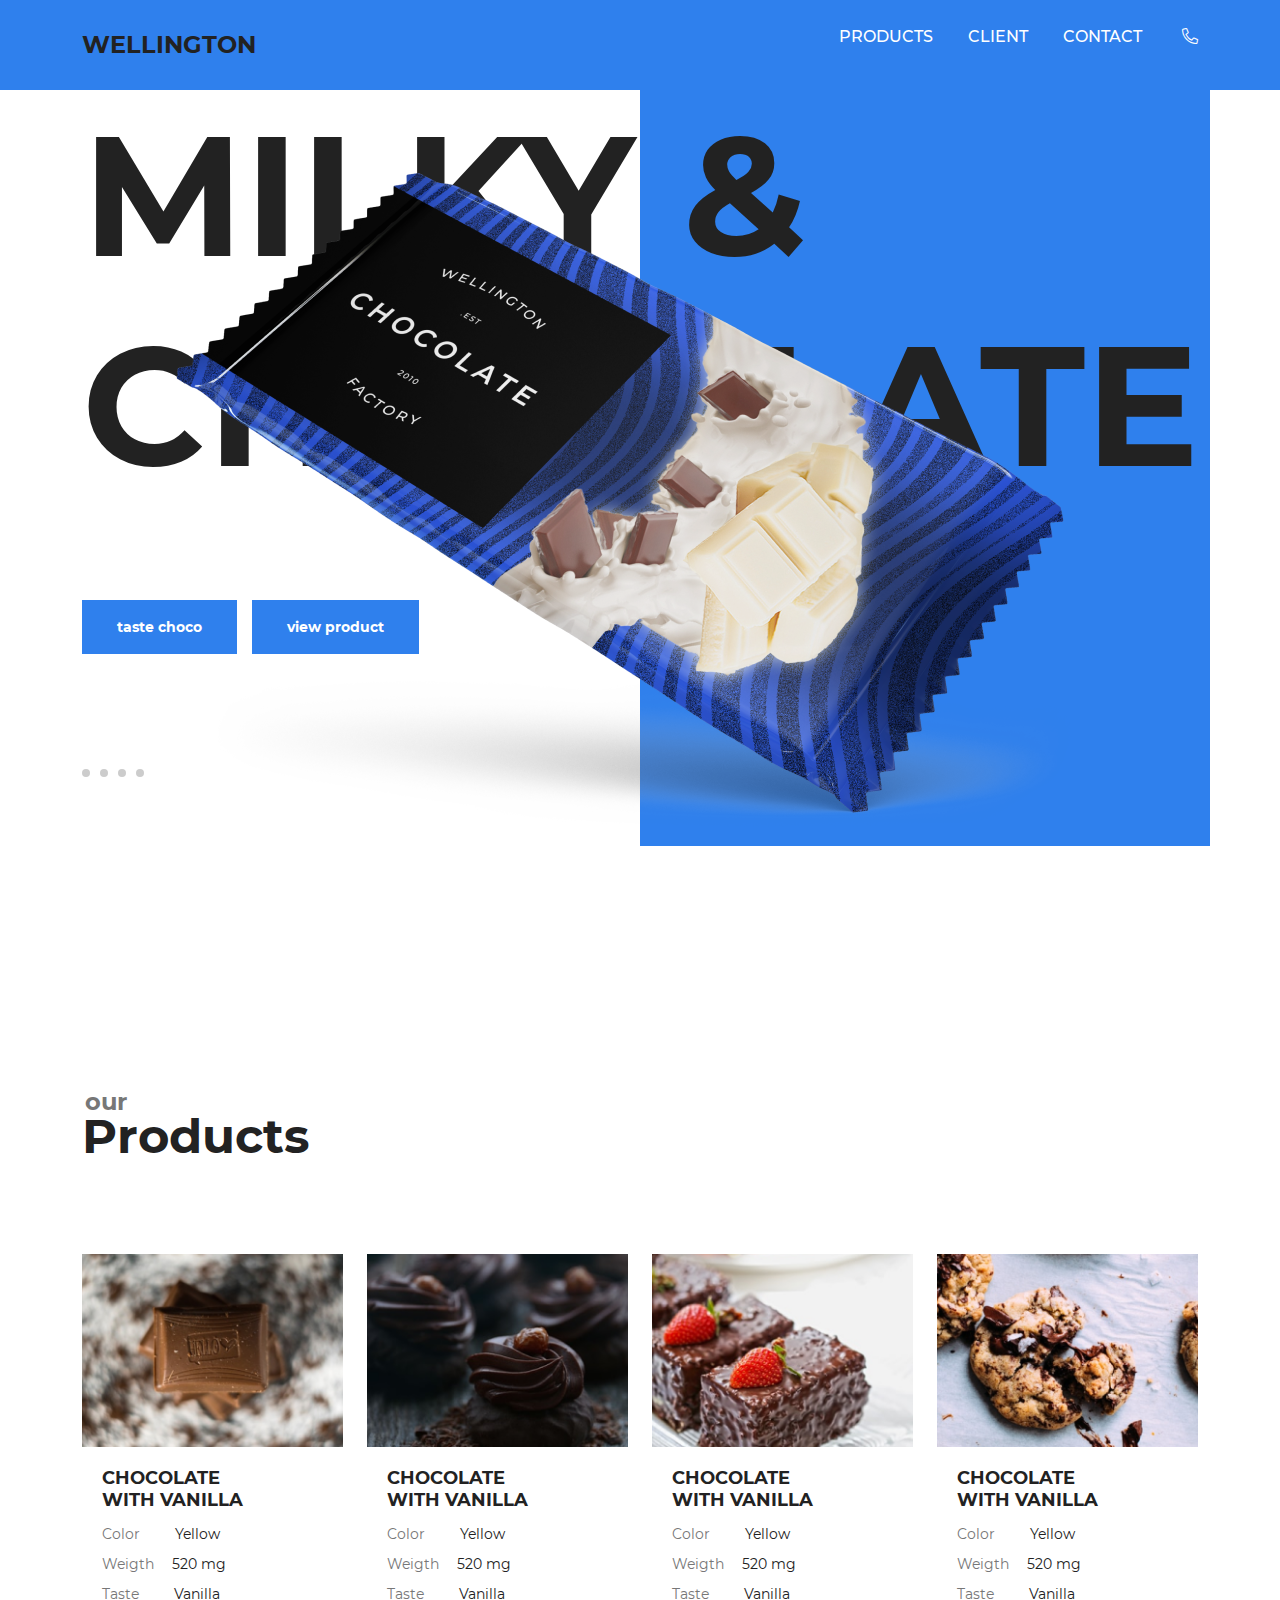
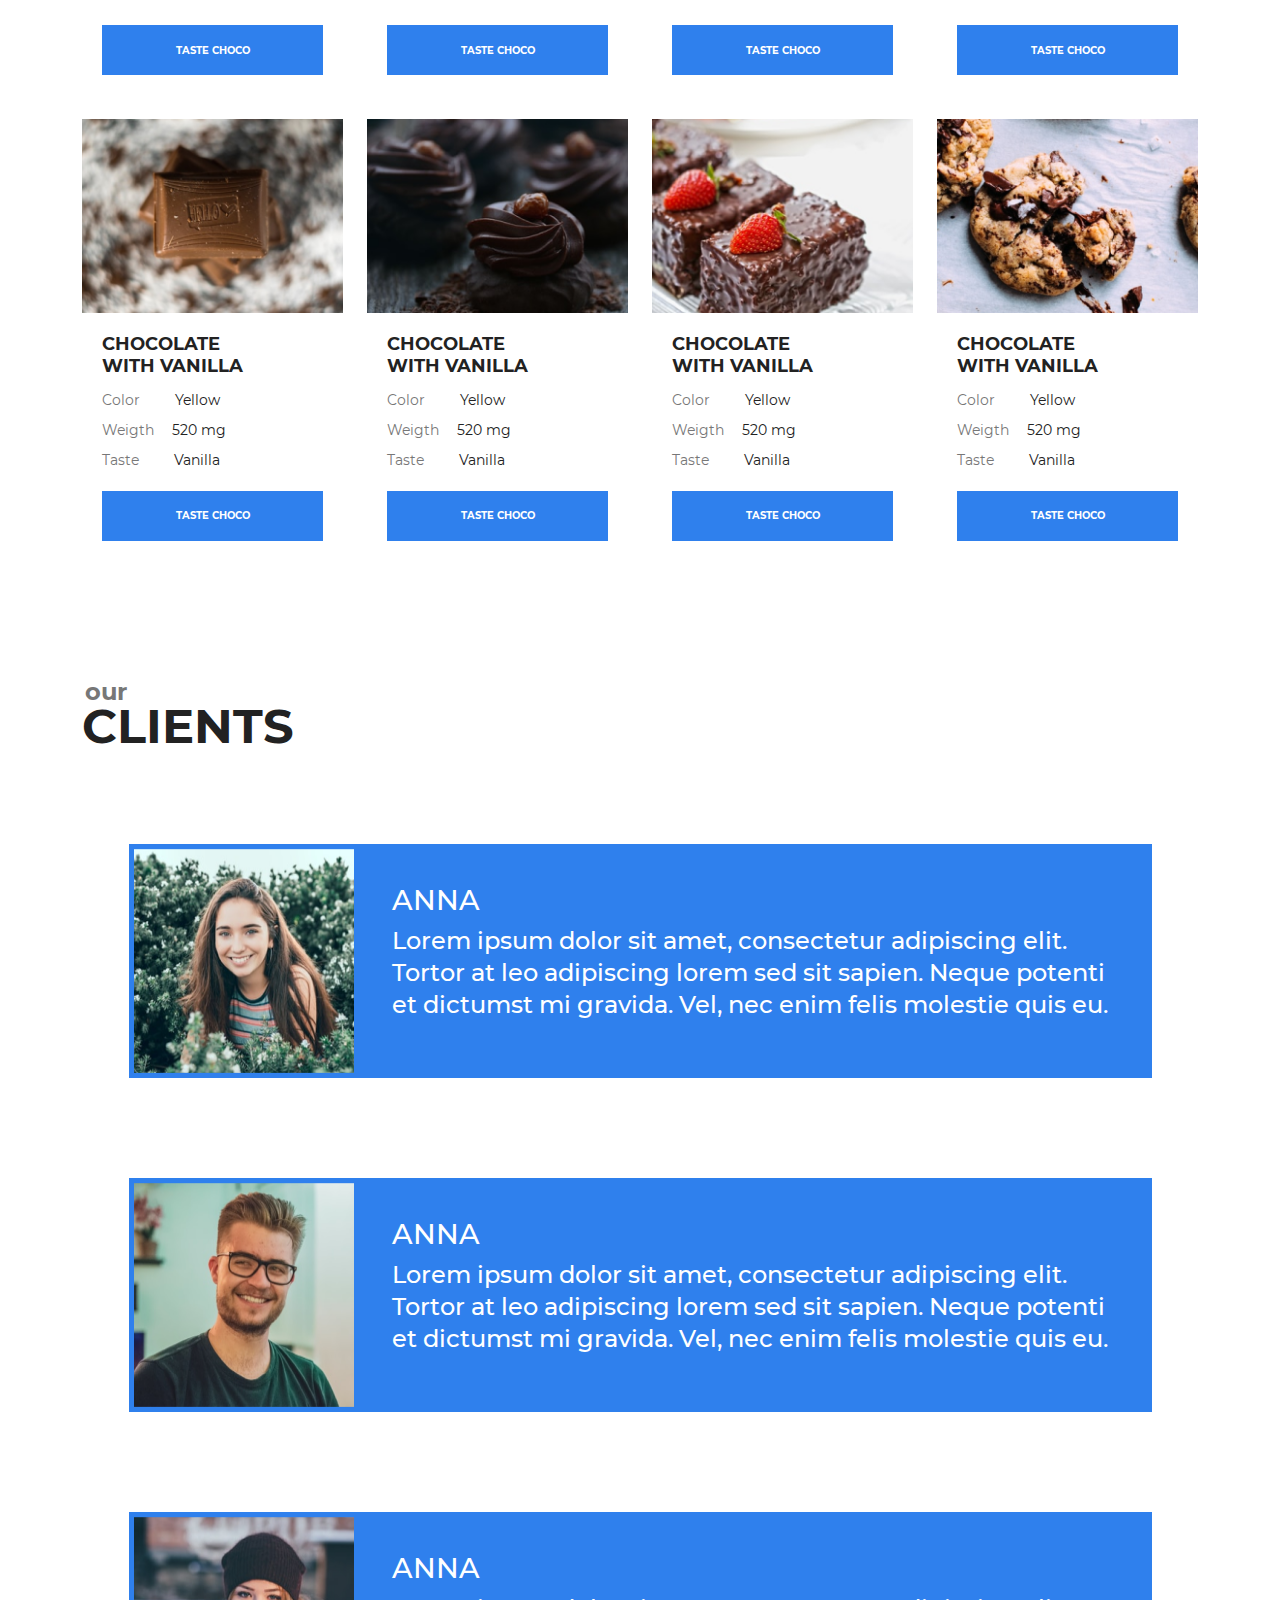
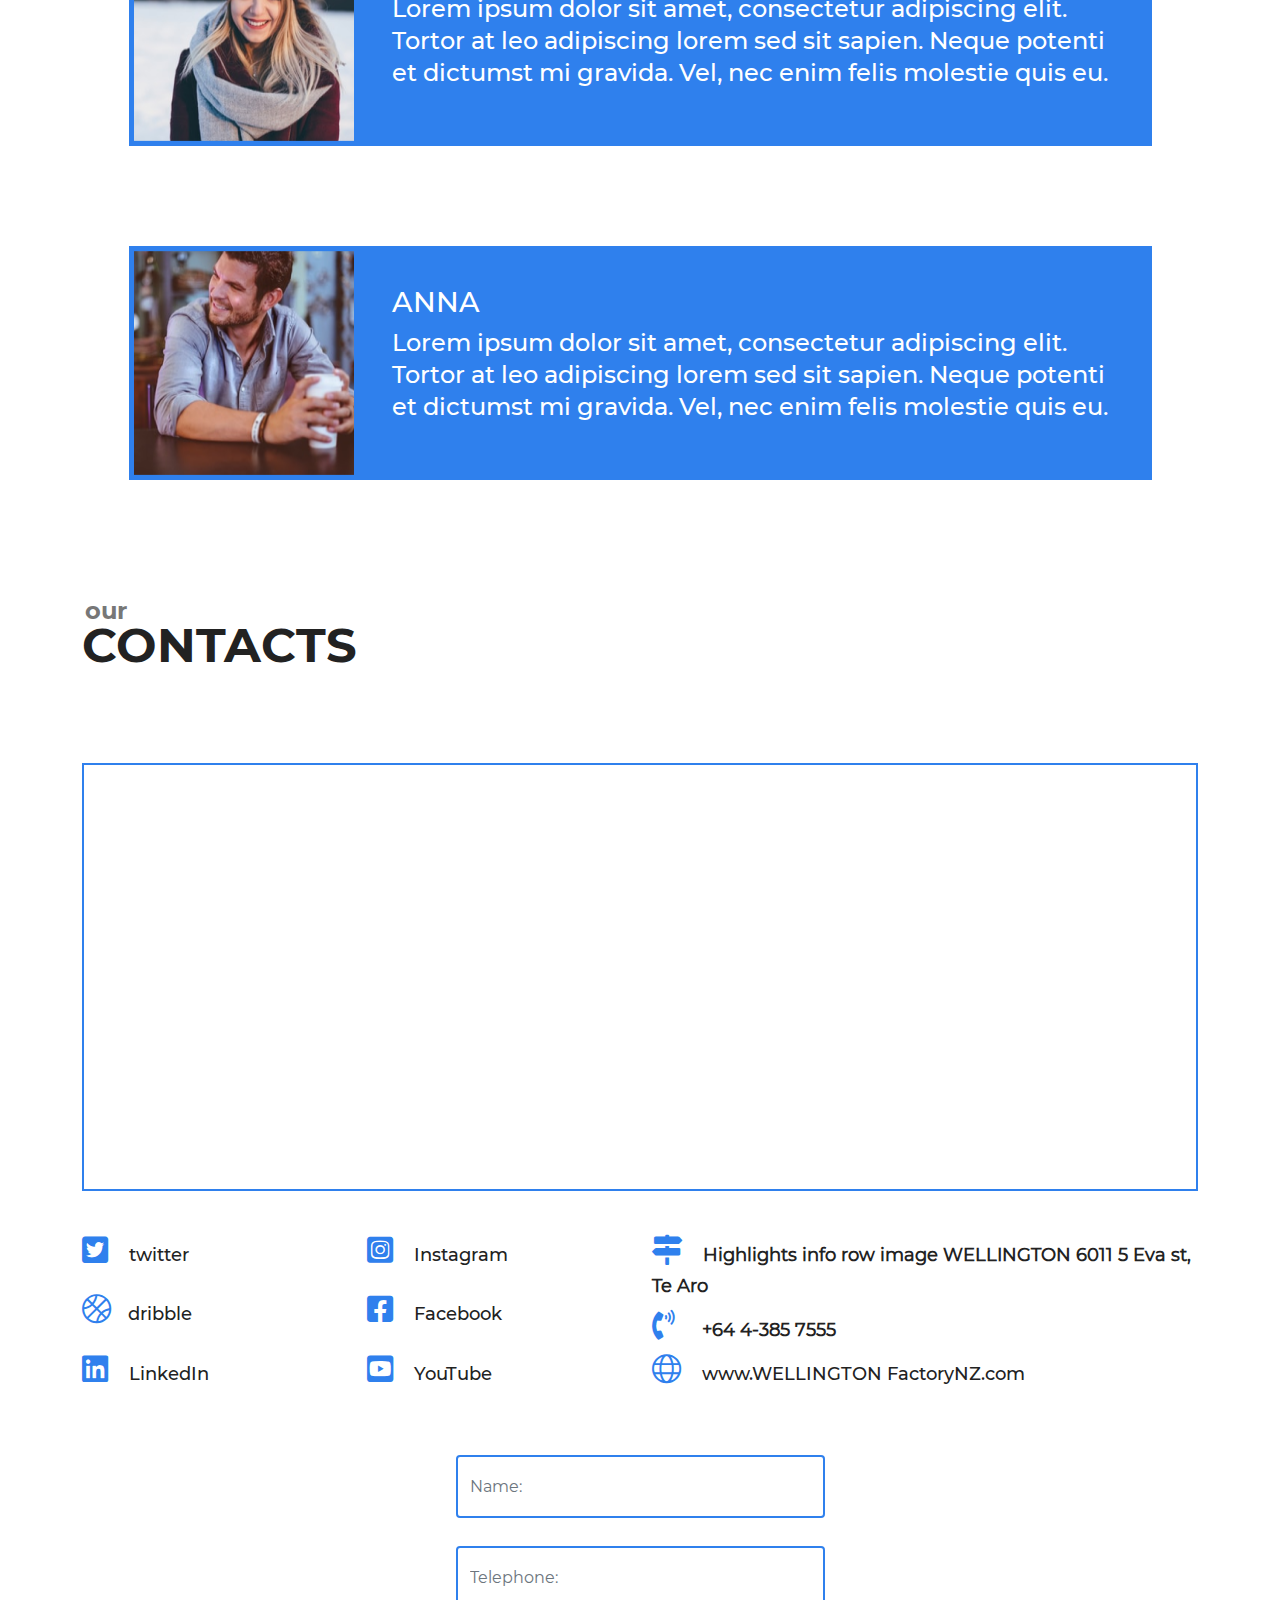
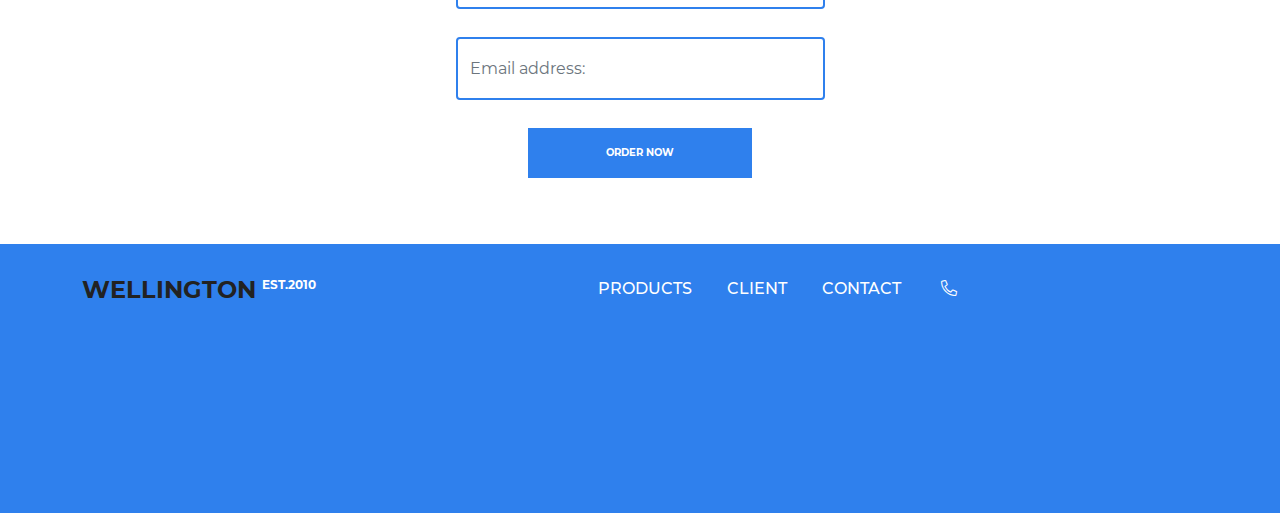
<file: index.html>
<!DOCTYPE html>
<html lang="en">

<head>
    <meta charset="UTF-8">
    <meta http-equiv="X-UA-Compatible" content="IE=edge">
    <meta name="viewport" content="width=device-width, initial-scale=1.0">
    <link rel="stylesheet" href="./style/fonts.css">
    <link rel="stylesheet" href="./style/style.css">
    <link rel="stylesheet" href="./fonts/all.min.css">
    <link rel="stylesheet" href="./style/media.css">
    <link rel="stylesheet" href="./lib/bootstrap.min.css">
    <title>milky</title>
</head>
<div class="navbar_main">
    <div class="container">
        <div class="collapse nav_collapse" id="navbarToggleExternalContent">
            <div class="p-3">
                <h5 class="text-white h4">WELLINGTON</h5>
                <ul class="milky_text">
                    <li><a class="milky_list" href="#!">products</a></li>
                    <li><a class="milky_list" href="#!">client</a></li>
                    <li><a class="milky_list" href="#!">contact</a></li>
                </ul>
            </div>
        </div>
        <nav class="navbar nav_toggle navbar-dark ">
            <div class="container-fluid">
                <button class="navbar-toggler navbar_btn" type="button" data-bs-toggle="collapse"
                    data-bs-target="#navbarToggleExternalContent" aria-controls="navbarToggleExternalContent"
                    aria-expanded="false" aria-label="Toggle navigation">
                    <i class="fal fa-bars bar"></i>
                </button>
            </div>
        </nav>
    </div>
</div>

<header class="header">
    <div class="milky navbar-expand-lg">
        <div class="container  d-flex justify-content-between h-100">
            <div class="d-flex align-items-center position-relative collapse navbar-collapse" id="navbarNav">
                <a href="#!" class="milky_title">WELLINGTON</a>
            </div>
            <div class="h-100 milky_texts d-flex">
                <ul class="milky_text d-flex align-items-center">
                    <li><a class="milky_list" href="#!">products</a></li>
                    <li><a class="milky_list" href="#!">client</a></li>
                    <li><a class="milky_list" href="#!">contact</a></li>
                    <a href="tel:+79887778877" class="phone_a"><i class="phone fal fa-phone-alt"></i></a>
                </ul>
            </div>
        </div>
    </div>
    <div class="intro">
        <div class="container intro_main">
            <h1 class="milky_main">MILKY & chocolate</h1>
            <img class="milky_img" src="./img/Choco1.png" alt="">
            <div class="title_box">
                <a class="title" href="#!">taste choco</a>
                <a class="title" href="#!">view product</a>
            </div>
            <div class="dots_box">
                <a class="dots" href="./index.html"></a>
                <a class="dots" href="./index2.html"></a>
                <a class="dots" href="./index3.html"></a>
                <a class="dots" href="./index4.html"></a>
            </div>
            <div class="blue"></div>
        </div>
        
    </div>
</header>
<body>
    <section class="products">
        <div class="container">
            <h1 class="topic">Products</h1>
            <div class="row cakes">
                <div class="col-6 col-lg-3 box">
                    <img src="./img/1.png" alt="">
                    <div class="products_box_bottom">
                        <h3 class="products_title">Chocolate <br> with vanilla</h3>
                        <ul class="products_list">
                            <li class="products_list products_list1">Color </li>
                            <li class="products_list products_list2">Weigth</li>
                            <li class="products_list products_list3">Taste</li>
                        </ul>
                        <a class="box_title" href="#!">taste choco</a>
                    </div>
                </div>
                <div class="col-6 col-lg-3 box">
                    <img src="./img/2.png" alt="">
                    <div class="products_box_bottom">
                        <h3 class="products_title">Chocolate <br> with vanilla</h3>
                        <ul class="products_list">
                            <li class="products_list products_list1">Color </li>
                            <li class="products_list products_list2">Weigth</li>
                            <li class="products_list products_list3">Taste</li>
                        </ul>
                        <a class="box_title" href="#!">taste choco</a>
                    </div>
                </div>
                <div class="col-6 col-lg-3 box">
                    <img src="./img/3.png" alt="">
                    <div class="products_box_bottom">
                        <h3 class="products_title">Chocolate <br> with vanilla</h3>
                        <ul class="products_list">
                            <li class="products_list products_list1">Color </li>
                            <li class="products_list products_list2">Weigth</li>
                            <li class="products_list products_list3">Taste</li>
                        </ul>
                        <a class="box_title" href="#!">taste choco</a>
                    </div>
                </div>
                <div class="col-6 col-lg-3 box">
                    <img src="./img/4.png" alt="">
                    <div class="products_box_bottom">
                        <h3 class="products_title">Chocolate <br> with vanilla</h3>
                        <ul class="products_list">
                            <li class="products_list products_list1">Color </li>
                            <li class="products_list products_list2">Weigth</li>
                            <li class="products_list products_list3">Taste</li>
                        </ul>
                        <a class="box_title" href="#!">taste choco</a>
                    </div>
                </div>
            </div>
            <div class="row mt-4">
                <div class="col-6 col-lg-3 box">
                    <img src="./img/1.png" alt="">
                    <div class="products_box_bottom">
                        <h3 class="products_title">Chocolate <br> with vanilla</h3>
                        <ul class="products_list">
                            <li class="products_list products_list1">Color </li>
                            <li class="products_list products_list2">Weigth</li>
                            <li class="products_list products_list3">Taste</li>
                        </ul>
                        <a class="box_title" href="#!">taste choco</a>
                    </div>
                </div>
                <div class="col-6 col-lg-3 box">
                    <img src="./img/2.png" alt="">
                    <div class="products_box_bottom">
                        <h3 class="products_title">Chocolate <br> with vanilla</h3>
                        <ul class="products_list">
                            <li class="products_list products_list1">Color </li>
                            <li class="products_list products_list2">Weigth</li>
                            <li class="products_list products_list3">Taste</li>
                        </ul>
                        <a class="box_title" href="#!">taste choco</a>
                    </div>
                </div>
                <div class="col-6 col-lg-3 box">
                    <img src="./img/3.png" alt="">
                    <div class="products_box_bottom">
                        <h3 class="products_title">Chocolate <br> with vanilla</h3>
                        <ul class="products_list">
                            <li class="products_list products_list1">Color </li>
                            <li class="products_list products_list2">Weigth</li>
                            <li class="products_list products_list3">Taste</li>
                        </ul>
                        <a class="box_title" href="#!">taste choco</a>
                    </div>
                </div>
                <div class="col-6 col-lg-3 box">
                    <img src="./img/4.png" alt="">
                    <div class="products_box_bottom">
                        <h3 class="products_title">Chocolate <br> with vanilla</h3>
                        <ul class="products_list">
                            <li class="products_list products_list1">Color </li>
                            <li class="products_list products_list2">Weigth</li>
                            <li class="products_list products_list3">Taste</li>
                        </ul>
                        <a class="box_title" href="#!">taste choco</a>
                    </div>
                </div>
            </div>
        </div>
    </section>
    <section class="clients">
        <div class="container">
            <h1 class="topic topic_client">CLIENTS</h1>
            <div class="clients_main">
                <div class="col-11 boks d-flex">
                    <img src="./img/c1.png" alt="">
                    <div class="clients_boks">
                        <h2 class="clients_title">ANNA</h2>
                        <p class="clients_text">Lorem ipsum dolor sit amet, consectetur adipiscing elit. Tortor at leo
                            adipiscing lorem sed sit
                            sapien. Neque potenti et dictumst mi gravida. Vel, nec enim felis molestie quis eu.</p>
                    </div>
                </div>
                <div class="col-11 boks d-flex">
                    <img src="./img/c2.png" alt="">
                    <div class="clients_boks">
                        <h2 class="clients_title">ANNA</h2>
                        <p class="clients_text">Lorem ipsum dolor sit amet, consectetur adipiscing elit. Tortor at leo
                            adipiscing lorem sed sit
                            sapien. Neque potenti et dictumst mi gravida. Vel, nec enim felis molestie quis eu.</p>
                    </div>
                </div>
                <div class="col-11 boks d-flex">
                    <img src="./img/c3.png" alt="">
                    <div class="clients_boks">
                        <h2 class="clients_title">ANNA</h2>
                        <p class="clients_text">Lorem ipsum dolor sit amet, consectetur adipiscing elit. Tortor at leo
                            adipiscing lorem sed sit
                            sapien. Neque potenti et dictumst mi gravida. Vel, nec enim felis molestie quis eu.</p>
                    </div>
                </div>
                <div class="col-11 boks d-flex">
                    <img src="./img/c4.png" alt="">
                    <div class="clients_boks">
                        <h2 class="clients_title">ANNA</h2>
                        <p class="clients_text">Lorem ipsum dolor sit amet, consectetur adipiscing elit. Tortor at leo
                            adipiscing lorem sed sit
                            sapien. Neque potenti et dictumst mi gravida. Vel, nec enim felis molestie quis eu.</p>
                    </div>
                </div>
            </div>
        </div>
    </section>
    <section class="contacts">
        <div class="container">
            <h1 class="topic topic_contact">CONTACTS</h1>
            <div class="map">
                <iframe class="contacts_map" src="https://www.google.com/maps/d/embed?mid=1MOb-QXiDvDS5w8gWTJt6InfphNY"
                    width="640" height="480"></iframe>
            </div>

            <div class="companies row">
                <div class="icon_box1 col-6 col-lg-3 d-flex flex-md-column">
                    <i class="twitter fab fa-twitter-square icons"><a class="icon_text twitter_text"
                            href="#!">twitter</a></i>
                    <i class="dribble fal fa-basketball-ball icons"><a class="icon_text dribble_text"
                            href="#!">dribble</a></i>
                    <i class="LinkedIn fab fa-linkedin icons"> <a class="icon_text LinkedIn_text"
                            href="#!">LinkedIn</a></i>
                </div>
                <div class="icon_box2 col-6 col-lg-3 d-flex flex-md-column">
                    <i class="Instagram fab fa-instagram-square icons"><a class="icon_text" href="#!">Instagram</a></i>
                    <i class="Facebook fab fa-facebook-square icons"><a class="icon_text" href="#!">Facebook</a></i>
                    <i class="YouTube fab fa-youtube-square icons"><a class="icon_text" href="#!">YouTube</a></i>
                </div>
                <div class="icon_box3 col-12 col-lg-6 d-flex flex-md-column">
                    <i class="sign fas fa-map-signs icons"><a class="icon_text sign_text" href="#!">Highlights info row
                            image WELLINGTON 6011
                            5 Eva st, Te Aro</a></i>
                    <i class="volume fas fa-phone-volume icons"><a class="icon_text volume_text" href="#!">+64 4-385
                            7555
                        </a></i>
                    <i class="globe fal fa-globe icons"><a class="icon_text" href="#!">www.WELLINGTON
                            FactoryNZ.com</a></i>
                </div>
            </div>
        </div>
    </section>
    <section class="order">
        <div class="container order_form">
            <input class="form-control" type="text" placeholder="Name:" aria-label=".form-control-lg example">
            <input class="form-control form" type="text" placeholder="Telephone:" aria-label="default input example">
            <input class="form-control" type="text" placeholder="Email address:" aria-label=".form-control-sm example">
            <a class="box_title order_title" href="#!">Order now</a>
        </div>
    </section>
    <footer class="footer">
        <div class="container d-flex h-100">
            <div class="d-flex position-relative">
                <a href="#!" class="milky_title footer_title">WELLINGTON</a>
            </div>
            <div class="h-100 footer_milky_texts d-flex footer_text">
                <ul class="footer_milky_text d-flex">
                    <li><a class="footer_milky_list" href="#!">products</a></li>
                    <li><a class="footer_milky_list" href="#!">client</a></li>
                    <li><a class="footer_milky_list" href="#!">contact</a></li>
                    <a href="tel:+79887778877" class="phone_a"><i class="phone fal fa-phone-alt"></i></a>
                </ul>
            </div>
        </div>
    </footer>
</body>
<script src="./lib/bootstrap.min.js"></script>

</html>
</file>
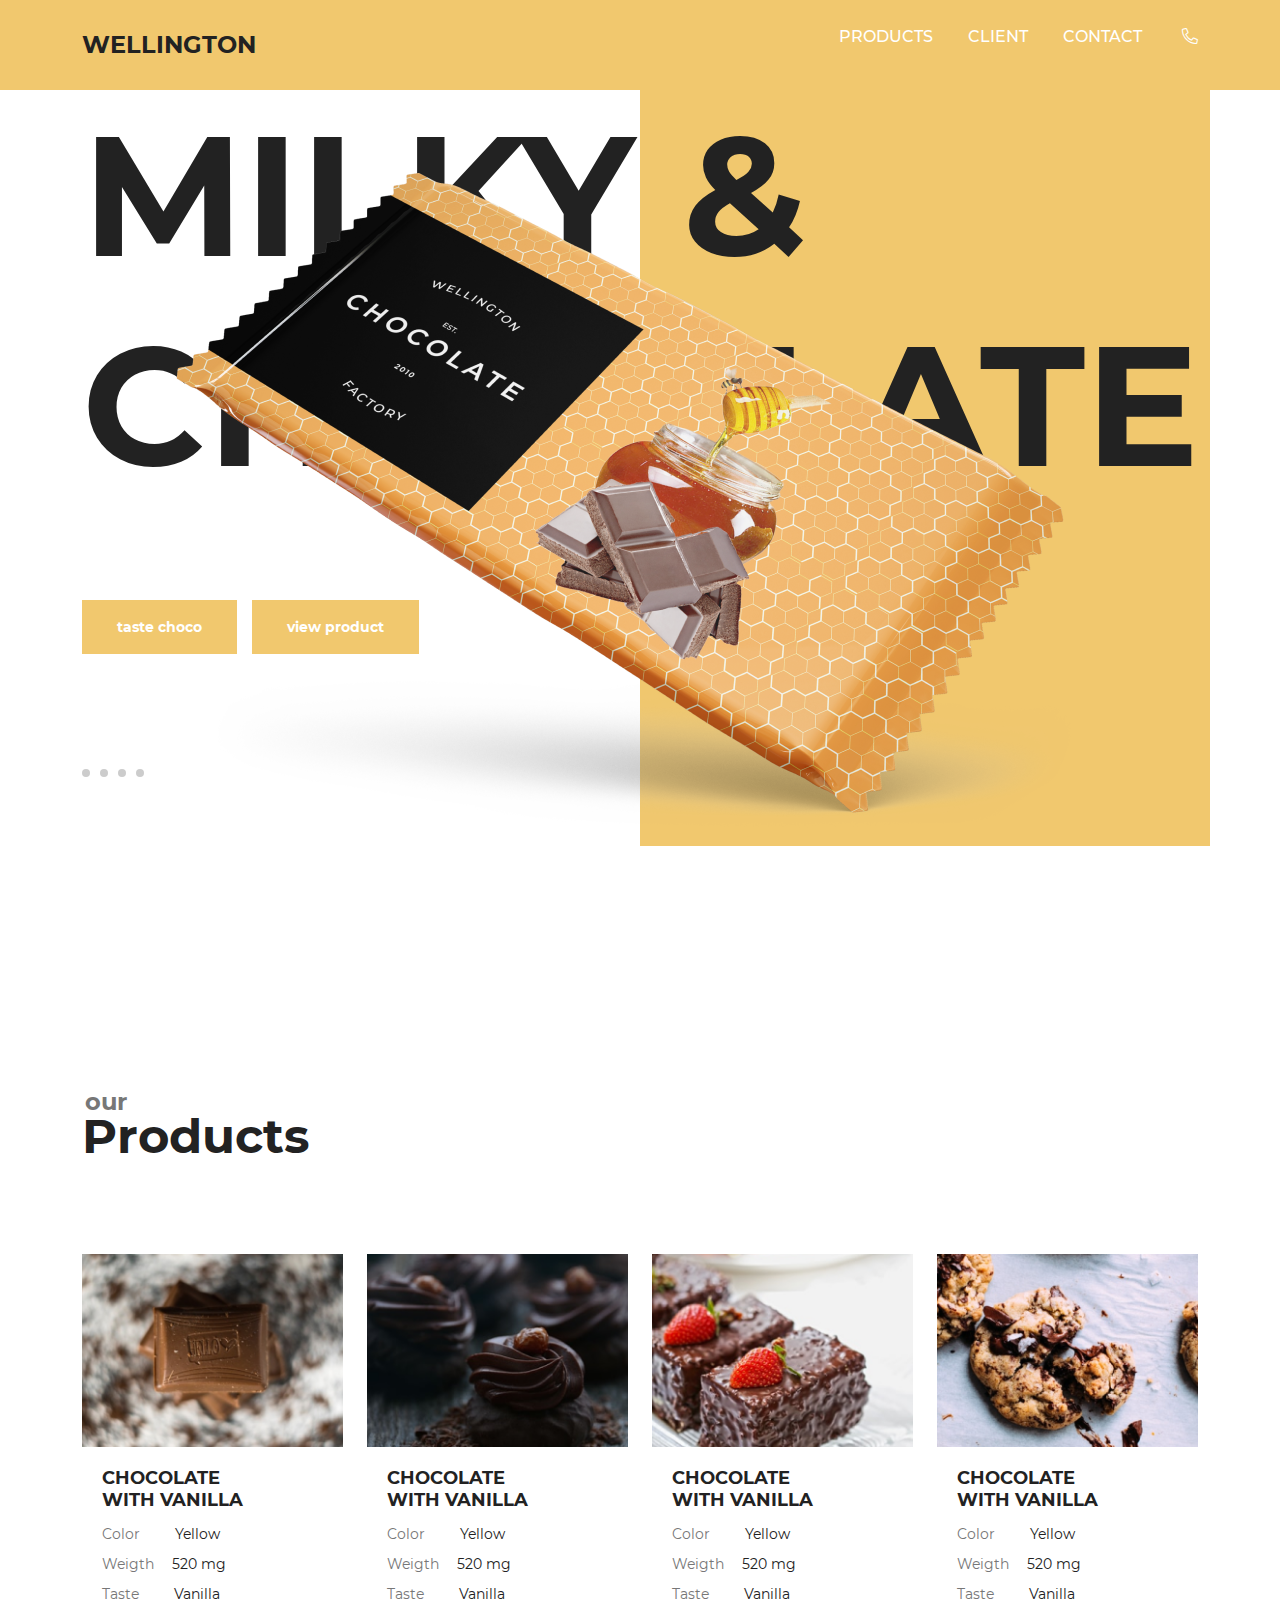
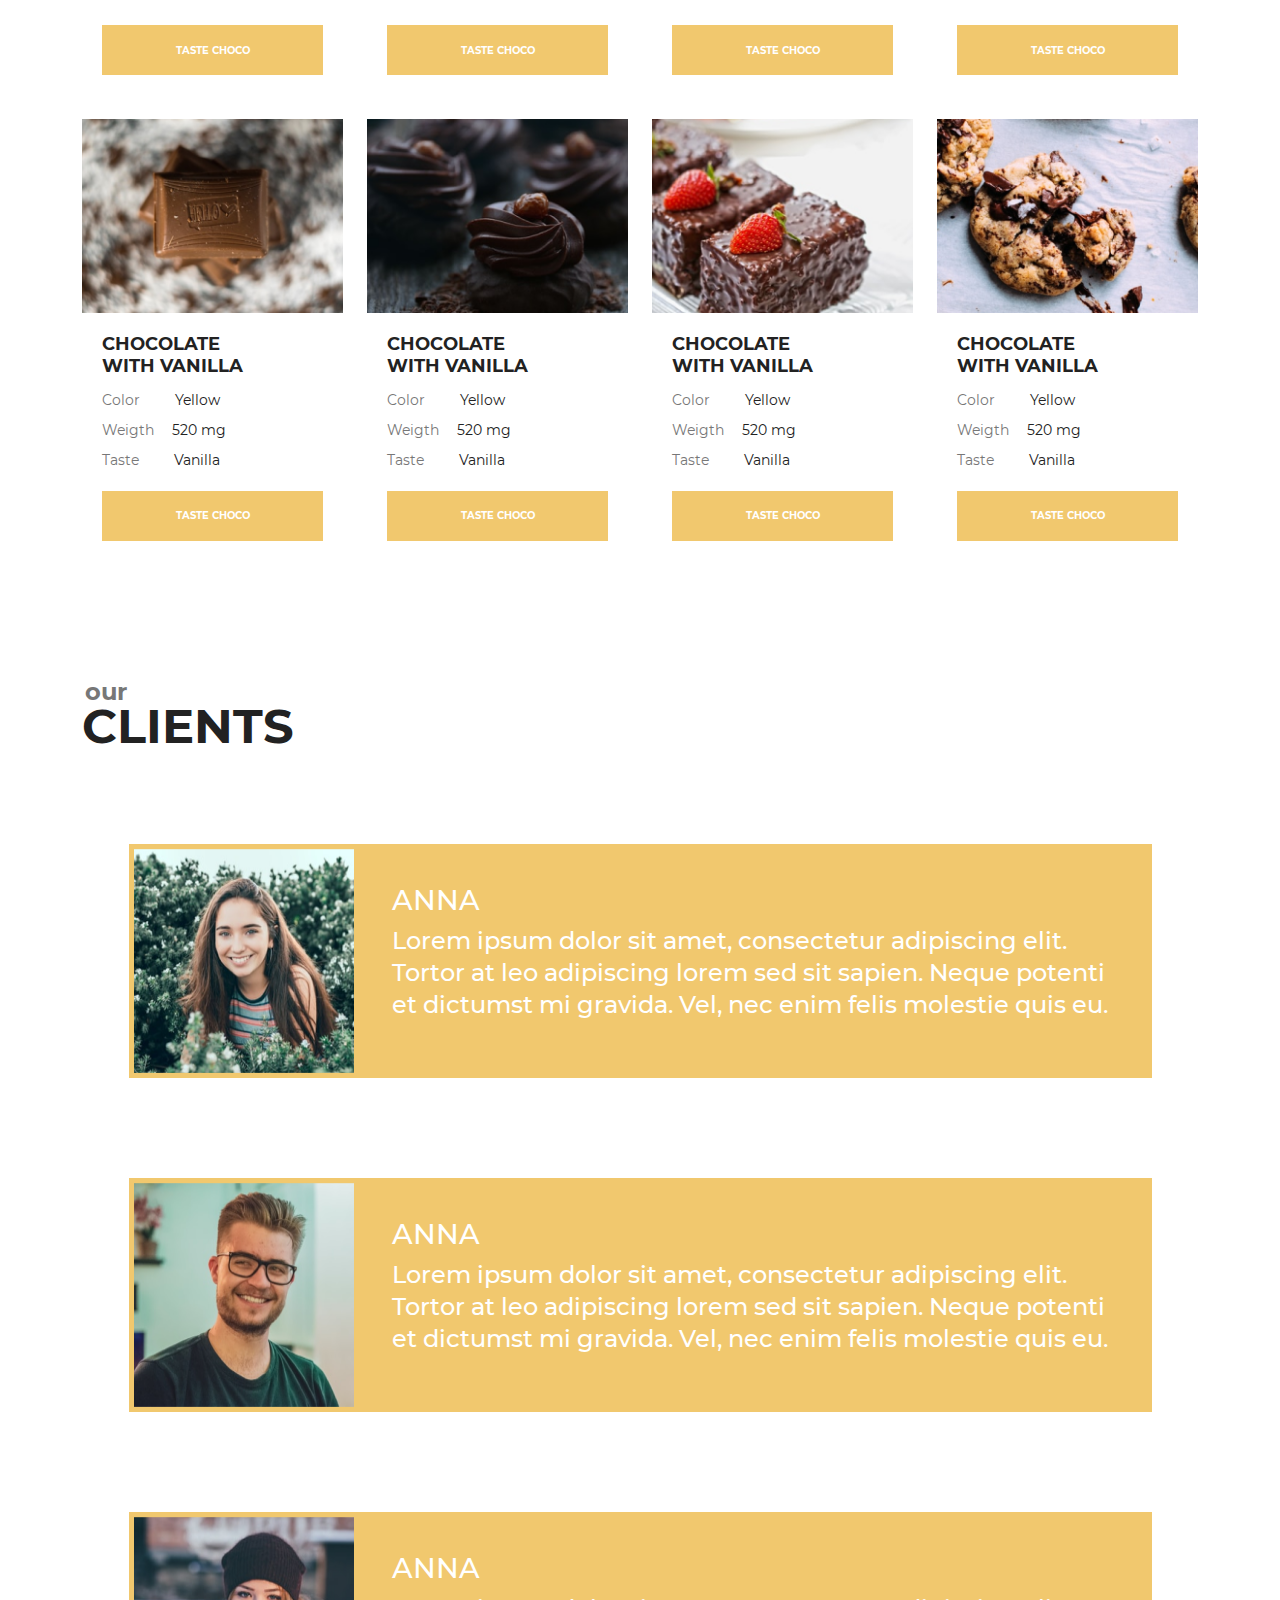
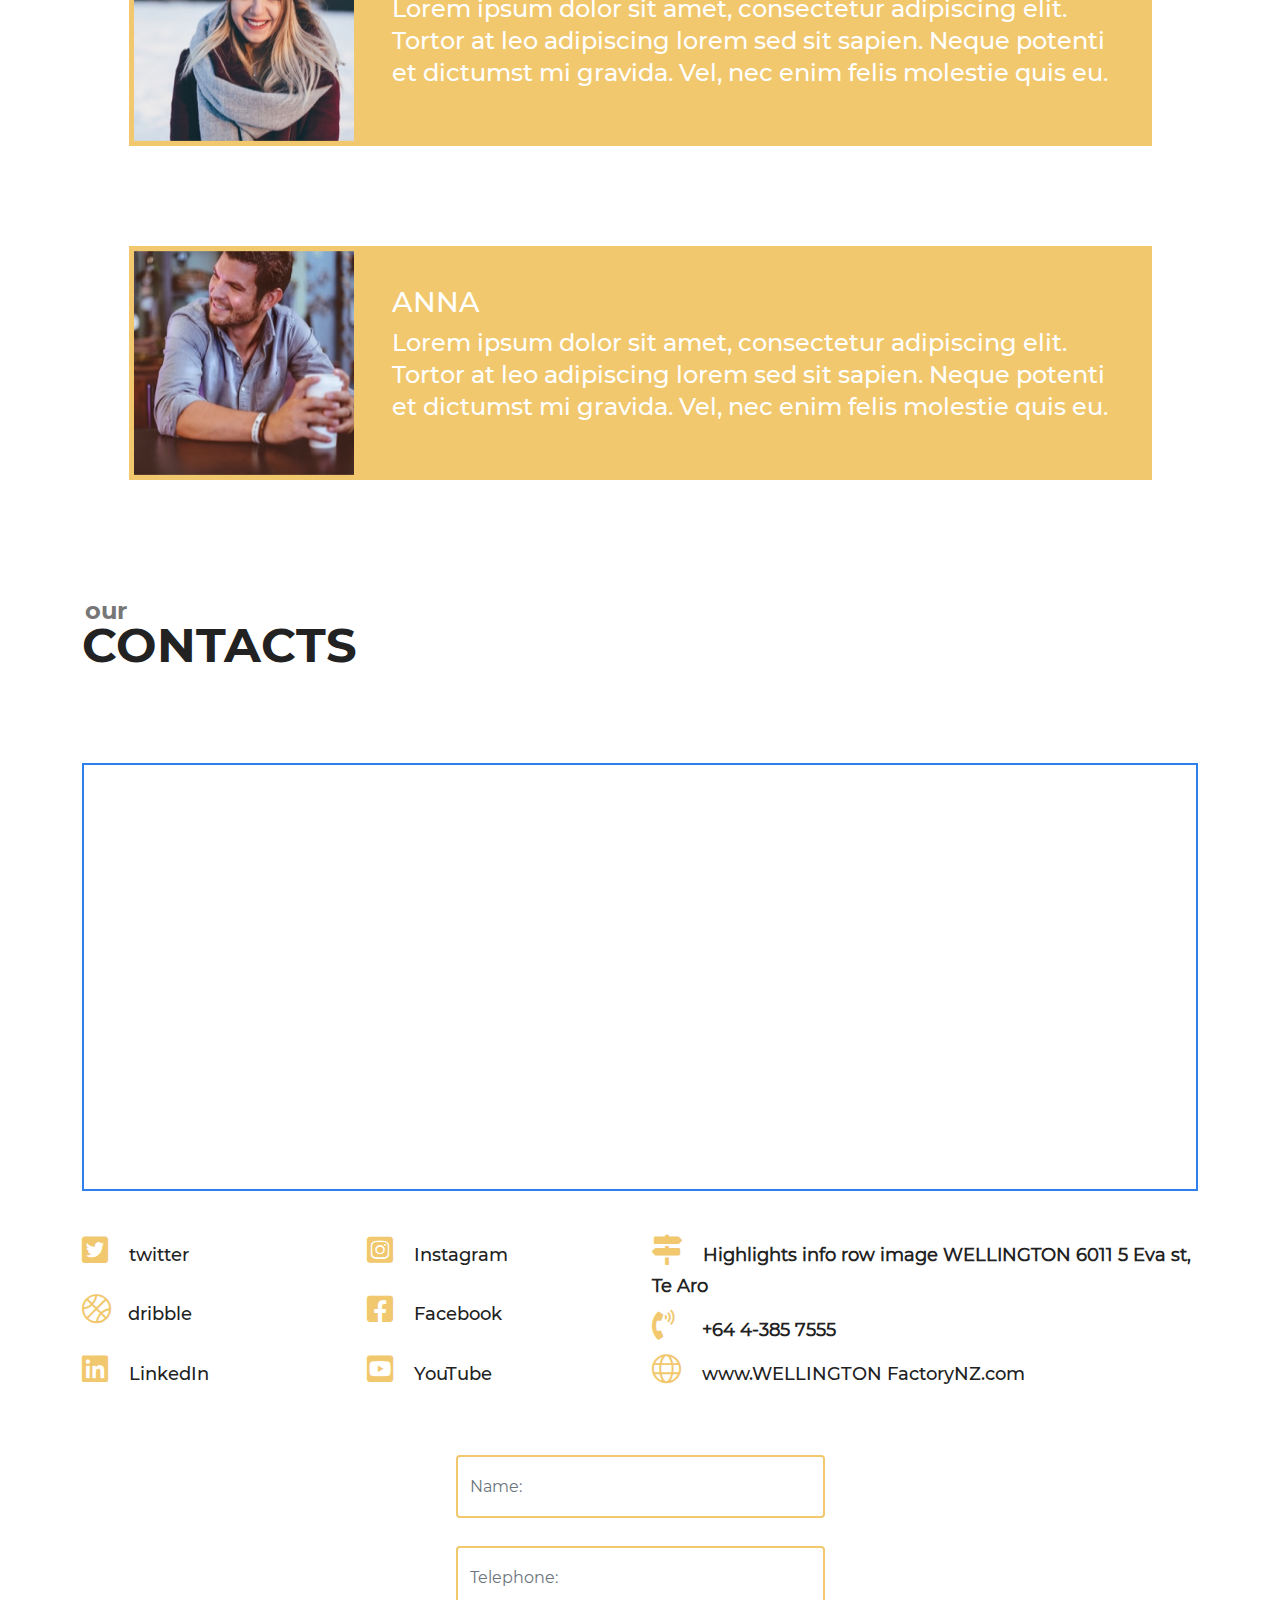
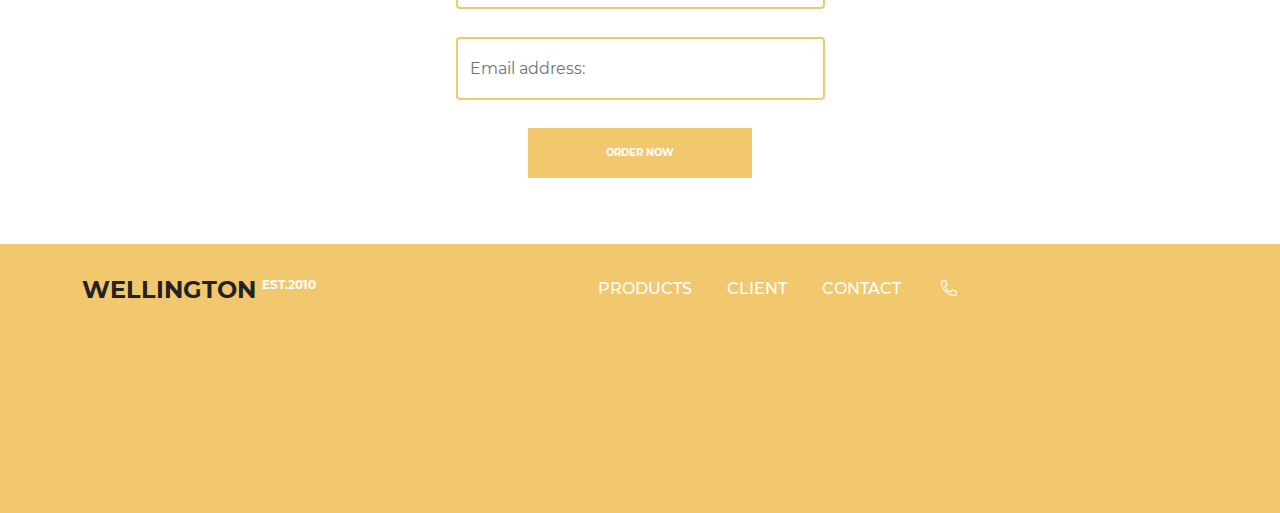
<file: index2.html>
<!DOCTYPE html>
<html lang="en">

<head>
    <meta charset="UTF-8">
    <meta http-equiv="X-UA-Compatible" content="IE=edge">
    <meta name="viewport" content="width=device-width, initial-scale=1.0">
    <link rel="stylesheet" href="./style/fonts.css">
    <link rel="stylesheet" href="./style/style2.css">
    <link rel="stylesheet" href="./fonts/all.min.css">
    <link rel="stylesheet" href="./style/media.css">
    <link rel="stylesheet" href="./lib/bootstrap.min.css">
    <title>milky</title>
</head>
<div class="navbar_main">
    <div class="container">
        <div class="collapse nav_collapse" id="navbarToggleExternalContent">
            <div class="p-3">
                <h5 class="text-white h4">WELLINGTON</h5>
                <ul class="milky_text">
                    <li><a class="milky_list" href="#!">products</a></li>
                    <li><a class="milky_list" href="#!">client</a></li>
                    <li><a class="milky_list" href="#!">contact</a></li>
                </ul>
            </div>
        </div>
        <nav class="navbar nav_toggle navbar-dark ">
            <div class="container-fluid">
                <button class="navbar-toggler navbar_btn" type="button" data-bs-toggle="collapse"
                    data-bs-target="#navbarToggleExternalContent" aria-controls="navbarToggleExternalContent"
                    aria-expanded="false" aria-label="Toggle navigation">
                    <i class="fal fa-bars bar"></i>
                </button>
            </div>
        </nav>
    </div>
</div>
<header class="header">
    <div class="milky navbar-expand-lg">
        <div class="container d-flex justify-content-between h-100">
            <div class="d-flex align-items-center position-relative collapse navbar-collapse" id="navbarNav">
                <a href="#!" class="milky_title">WELLINGTON</a>
            </div>
            <div class="h-100 milky_texts d-flex">
                <ul class="milky_text d-flex align-items-center">
                    <li><a class="milky_list" href="#!">products</a></li>
                    <li><a class="milky_list" href="#!">client</a></li>
                    <li><a class="milky_list" href="#!">contact</a></li>
                    <a href="tel:+79887778877" class="phone_a"><i class="phone fal fa-phone-alt"></i></a>
                </ul>
            </div>
        </div>
    </div>
    <div class="intro">
        <div class="container intro_main">
            <h1 class="milky_main">MILKY & chocolate</h1>
            <img class="milky_img" src="./img/Choco2.png" alt="">
            <div class="title_box">
                <a class="title" href="#!">taste choco</a>
                <a class="title" href="#!">view product</a>
            </div>
            <div class="dots_box">
                <a class="dots" href="./index.html"></a>
                <a class="dots" href="./index2.html"></a>
                <a class="dots" href="./index3.html"></a>
                <a class="dots" href="./index4.html"></a>
            </div>
            <div class="blue"></div>
        </div>
    </div>
</header>

<body>
    <section class="products">
        <div class="container">
            <h1 class="topic">Products</h1>
            <div class="row cakes">
                <div class="col-6 col-lg-3 box">
                    <img src="./img/1.png" alt="">
                    <div class="products_box_bottom">
                        <h3 class="products_title">Chocolate <br> with vanilla</h3>
                        <ul class="products_list">
                            <li class="products_list products_list1">Color </li>
                            <li class="products_list products_list2">Weigth</li>
                            <li class="products_list products_list3">Taste</li>
                        </ul>
                        <a class="box_title" href="#!">taste choco</a>
                    </div>
                </div>
                <div class="col-6 col-lg-3 box">
                    <img src="./img/2.png" alt="">
                    <div class="products_box_bottom">
                        <h3 class="products_title">Chocolate <br> with vanilla</h3>
                        <ul class="products_list">
                            <li class="products_list products_list1">Color </li>
                            <li class="products_list products_list2">Weigth</li>
                            <li class="products_list products_list3">Taste</li>
                        </ul>
                        <a class="box_title" href="#!">taste choco</a>
                    </div>
                </div>
                <div class="col-6 col-lg-3 box">
                    <img src="./img/3.png" alt="">
                    <div class="products_box_bottom">
                        <h3 class="products_title">Chocolate <br> with vanilla</h3>
                        <ul class="products_list">
                            <li class="products_list products_list1">Color </li>
                            <li class="products_list products_list2">Weigth</li>
                            <li class="products_list products_list3">Taste</li>
                        </ul>
                        <a class="box_title" href="#!">taste choco</a>
                    </div>
                </div>
                <div class="col-6 col-lg-3 box">
                    <img src="./img/4.png" alt="">
                    <div class="products_box_bottom">
                        <h3 class="products_title">Chocolate <br> with vanilla</h3>
                        <ul class="products_list">
                            <li class="products_list products_list1">Color </li>
                            <li class="products_list products_list2">Weigth</li>
                            <li class="products_list products_list3">Taste</li>
                        </ul>
                        <a class="box_title" href="#!">taste choco</a>
                    </div>
                </div>
            </div>
            <div class="row mt-4">
                <div class="col-6 col-lg-3 box">
                    <img src="./img/1.png" alt="">
                    <div class="products_box_bottom">
                        <h3 class="products_title">Chocolate <br> with vanilla</h3>
                        <ul class="products_list">
                            <li class="products_list products_list1">Color </li>
                            <li class="products_list products_list2">Weigth</li>
                            <li class="products_list products_list3">Taste</li>
                        </ul>
                        <a class="box_title" href="#!">taste choco</a>
                    </div>
                </div>
                <div class="col-6 col-lg-3 box">
                    <img src="./img/2.png" alt="">
                    <div class="products_box_bottom">
                        <h3 class="products_title">Chocolate <br> with vanilla</h3>
                        <ul class="products_list">
                            <li class="products_list products_list1">Color </li>
                            <li class="products_list products_list2">Weigth</li>
                            <li class="products_list products_list3">Taste</li>
                        </ul>
                        <a class="box_title" href="#!">taste choco</a>
                    </div>
                </div>
                <div class="col-6 col-lg-3 box">
                    <img src="./img/3.png" alt="">
                    <div class="products_box_bottom">
                        <h3 class="products_title">Chocolate <br> with vanilla</h3>
                        <ul class="products_list">
                            <li class="products_list products_list1">Color </li>
                            <li class="products_list products_list2">Weigth</li>
                            <li class="products_list products_list3">Taste</li>
                        </ul>
                        <a class="box_title" href="#!">taste choco</a>
                    </div>
                </div>
                <div class="col-6 col-lg-3 box">
                    <img src="./img/4.png" alt="">
                    <div class="products_box_bottom">
                        <h3 class="products_title">Chocolate <br> with vanilla</h3>
                        <ul class="products_list">
                            <li class="products_list products_list1">Color </li>
                            <li class="products_list products_list2">Weigth</li>
                            <li class="products_list products_list3">Taste</li>
                        </ul>
                        <a class="box_title" href="#!">taste choco</a>
                    </div>
                </div>
            </div>
        </div>
    </section>
    <section class="clients">
        <div class="container">
            <h1 class="topic topic_client">CLIENTS</h1>
            <div class="clients_main">
                <div class="col-11 boks d-flex">
                    <img src="./img/o1.png" alt="">
                    <div class="clients_boks">
                        <h2 class="clients_title">ANNA</h2>
                        <p class="clients_text">Lorem ipsum dolor sit amet, consectetur adipiscing elit. Tortor at leo
                            adipiscing lorem sed sit
                            sapien. Neque potenti et dictumst mi gravida. Vel, nec enim felis molestie quis eu.</p>
                    </div>
                </div>
                <div class="col-11 boks d-flex">
                    <img src="./img/o2.png" alt="">
                    <div class="clients_boks">
                        <h2 class="clients_title">ANNA</h2>
                        <p class="clients_text">Lorem ipsum dolor sit amet, consectetur adipiscing elit. Tortor at leo
                            adipiscing lorem sed sit
                            sapien. Neque potenti et dictumst mi gravida. Vel, nec enim felis molestie quis eu.</p>
                    </div>
                </div>
                <div class="col-11 boks d-flex">
                    <img src="./img/o3.png" alt="">
                    <div class="clients_boks">
                        <h2 class="clients_title">ANNA</h2>
                        <p class="clients_text">Lorem ipsum dolor sit amet, consectetur adipiscing elit. Tortor at leo
                            adipiscing lorem sed sit
                            sapien. Neque potenti et dictumst mi gravida. Vel, nec enim felis molestie quis eu.</p>
                    </div>
                </div>
                <div class="col-11 boks d-flex">
                    <img src="./img/o4.png" alt="">
                    <div class="clients_boks">
                        <h2 class="clients_title">ANNA</h2>
                        <p class="clients_text">Lorem ipsum dolor sit amet, consectetur adipiscing elit. Tortor at leo
                            adipiscing lorem sed sit
                            sapien. Neque potenti et dictumst mi gravida. Vel, nec enim felis molestie quis eu.</p>
                    </div>
                </div>
            </div>
        </div>
    </section>
    <section class="contacts">
        <div class="container">
            <h1 class="topic topic_contact">CONTACTS</h1>
            <div class="map">
                <iframe class="contacts_map" src="https://www.google.com/maps/d/embed?mid=1MOb-QXiDvDS5w8gWTJt6InfphNY"
                    width="640" height="480"></iframe>
            </div>

            <div class="companies row">
                <div class="icon_box1 col-6 col-lg-3 d-flex flex-md-column">
                    <i class="twitter fab fa-twitter-square icons"><a class="icon_text twitter_text"
                            href="#!">twitter</a></i>
                    <i class="dribble fal fa-basketball-ball icons"><a class="icon_text dribble_text"
                            href="#!">dribble</a></i>
                    <i class="LinkedIn fab fa-linkedin icons"> <a class="icon_text LinkedIn_text"
                            href="#!">LinkedIn</a></i>
                </div>
                <div class="icon_box2 col-6 col-lg-3 d-flex flex-md-column">
                    <i class="Instagram fab fa-instagram-square icons"><a class="icon_text" href="#!">Instagram</a></i>
                    <i class="Facebook fab fa-facebook-square icons"><a class="icon_text" href="#!">Facebook</a></i>
                    <i class="YouTube fab fa-youtube-square icons"><a class="icon_text" href="#!">YouTube</a></i>
                </div>
                <div class="icon_box3 col-12 col-lg-6 d-flex flex-md-column">
                    <i class="sign fas fa-map-signs icons"><a class="icon_text sign_text" href="#!">Highlights info row
                            image WELLINGTON 6011
                            5 Eva st, Te Aro</a></i>
                    <i class="volume fas fa-phone-volume icons"><a class="icon_text volume_text" href="#!">+64 4-385
                            7555
                        </a></i>
                    <i class="globe fal fa-globe icons"><a class="icon_text" href="#!">www.WELLINGTON
                            FactoryNZ.com</a></i>
                </div>
            </div>
        </div>
    </section>
    <section class="order">
        <div class="container order_form">
            <input class="form-control" type="text" placeholder="Name:" aria-label=".form-control-lg example">
            <input class="form-control form" type="text" placeholder="Telephone:" aria-label="default input example">
            <input class="form-control" type="text" placeholder="Email address:" aria-label=".form-control-sm example">
            <a class="box_title order_title" href="#!">Order now</a>
        </div>
    </section>
    <footer class="footer">
        <div class="container d-flex h-100">
            <div class="d-flex position-relative">
                <a href="#!" class="milky_title footer_title">WELLINGTON</a>
            </div>
            <div class="h-100 footer_milky_texts d-flex footer_text">
                <ul class="footer_milky_text d-flex">
                    <li><a class="footer_milky_list" href="#!">products</a></li>
                    <li><a class="footer_milky_list" href="#!">client</a></li>
                    <li><a class="footer_milky_list" href="#!">contact</a></li>
                    <a href="tel:+79887778877" class="phone_a"><i class="phone fal fa-phone-alt"></i></a>
                </ul>
            </div>
        </div>
    </footer>
</body>
<script src="./lib/bootstrap.min.js"></script>

</html>
</file>
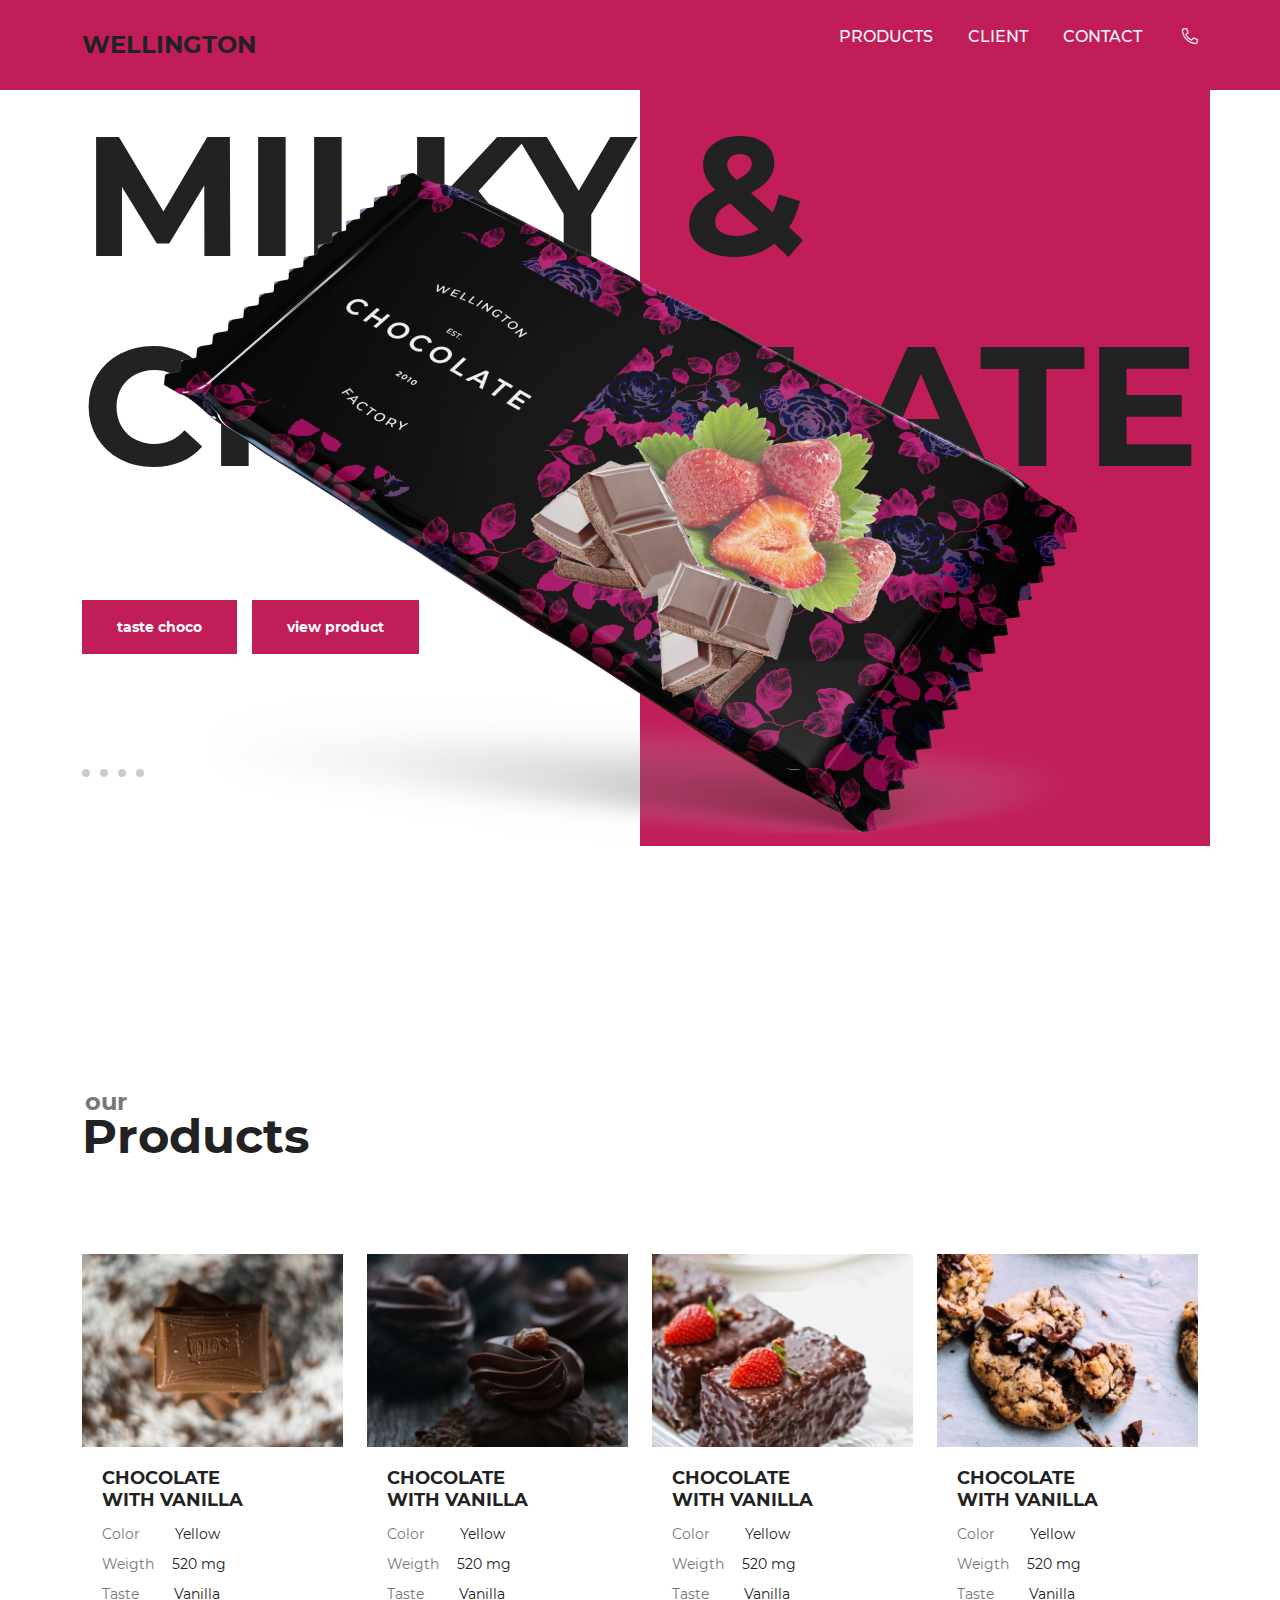
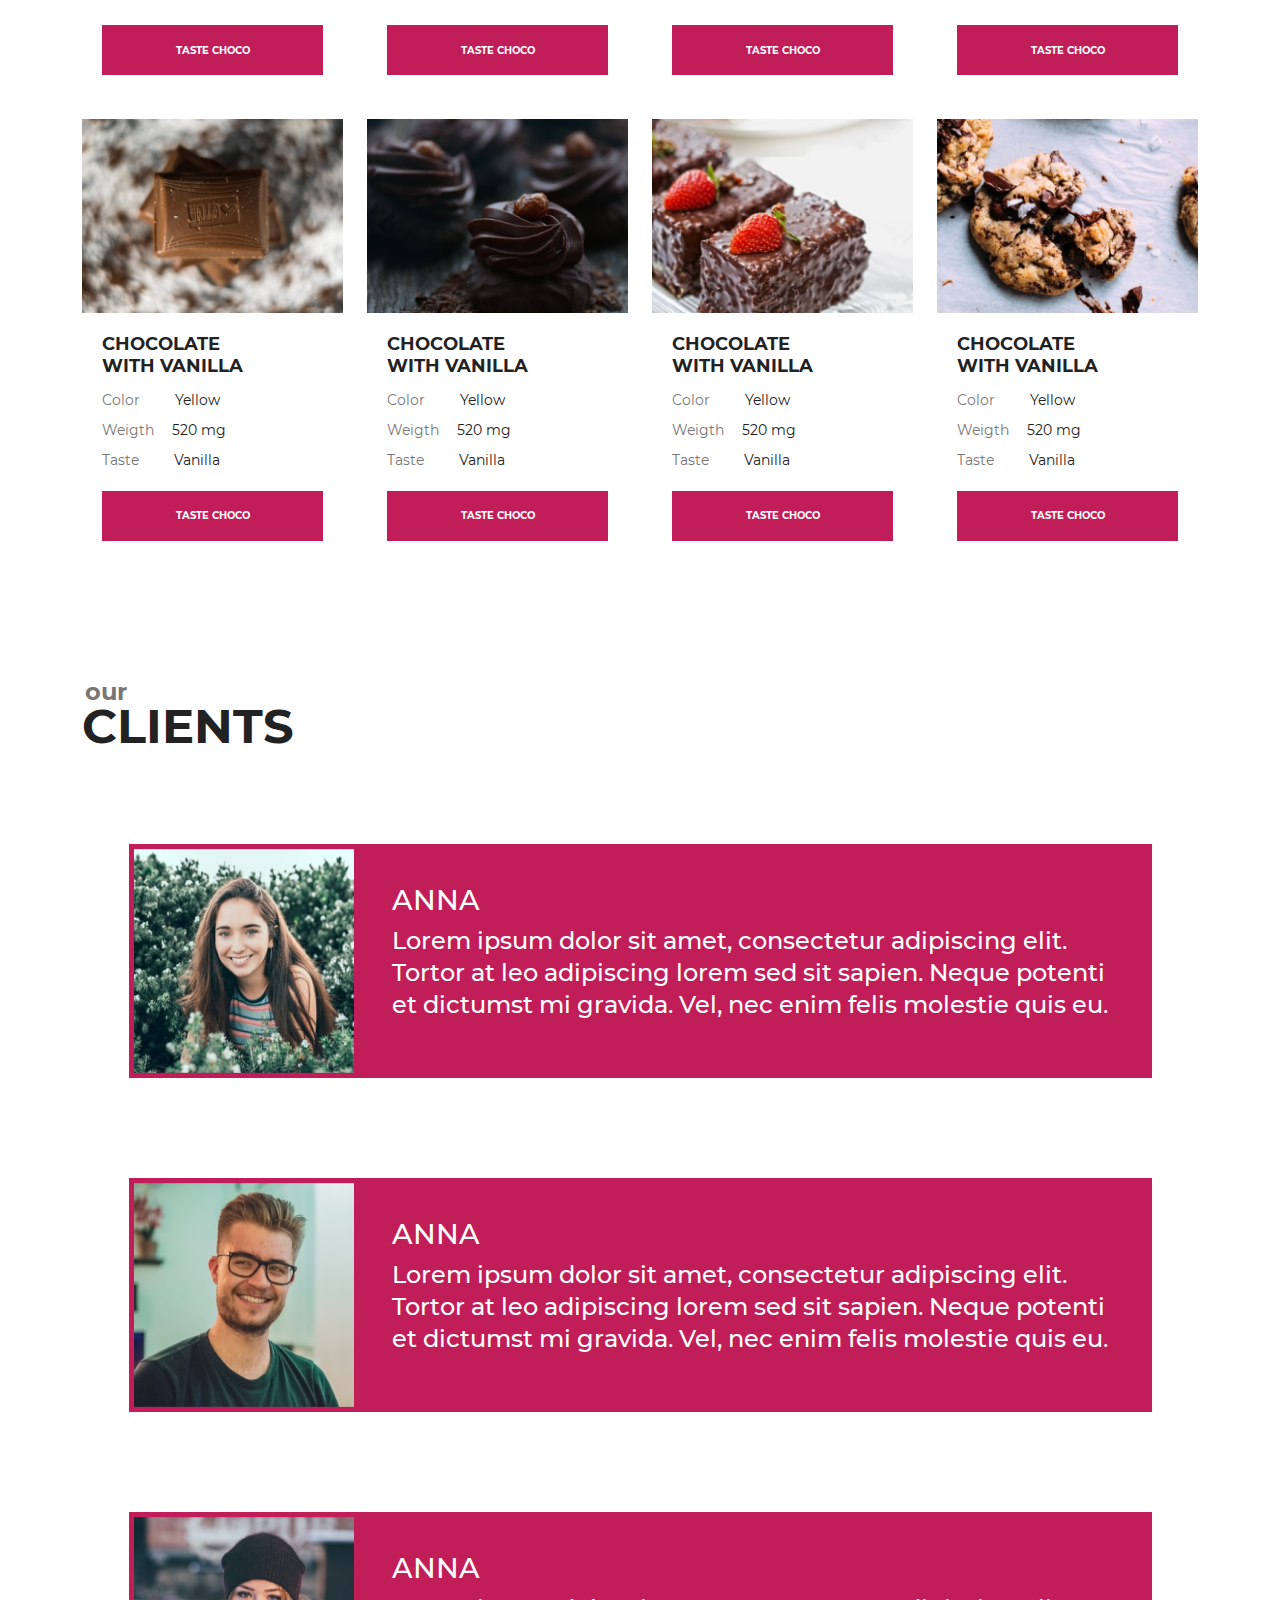
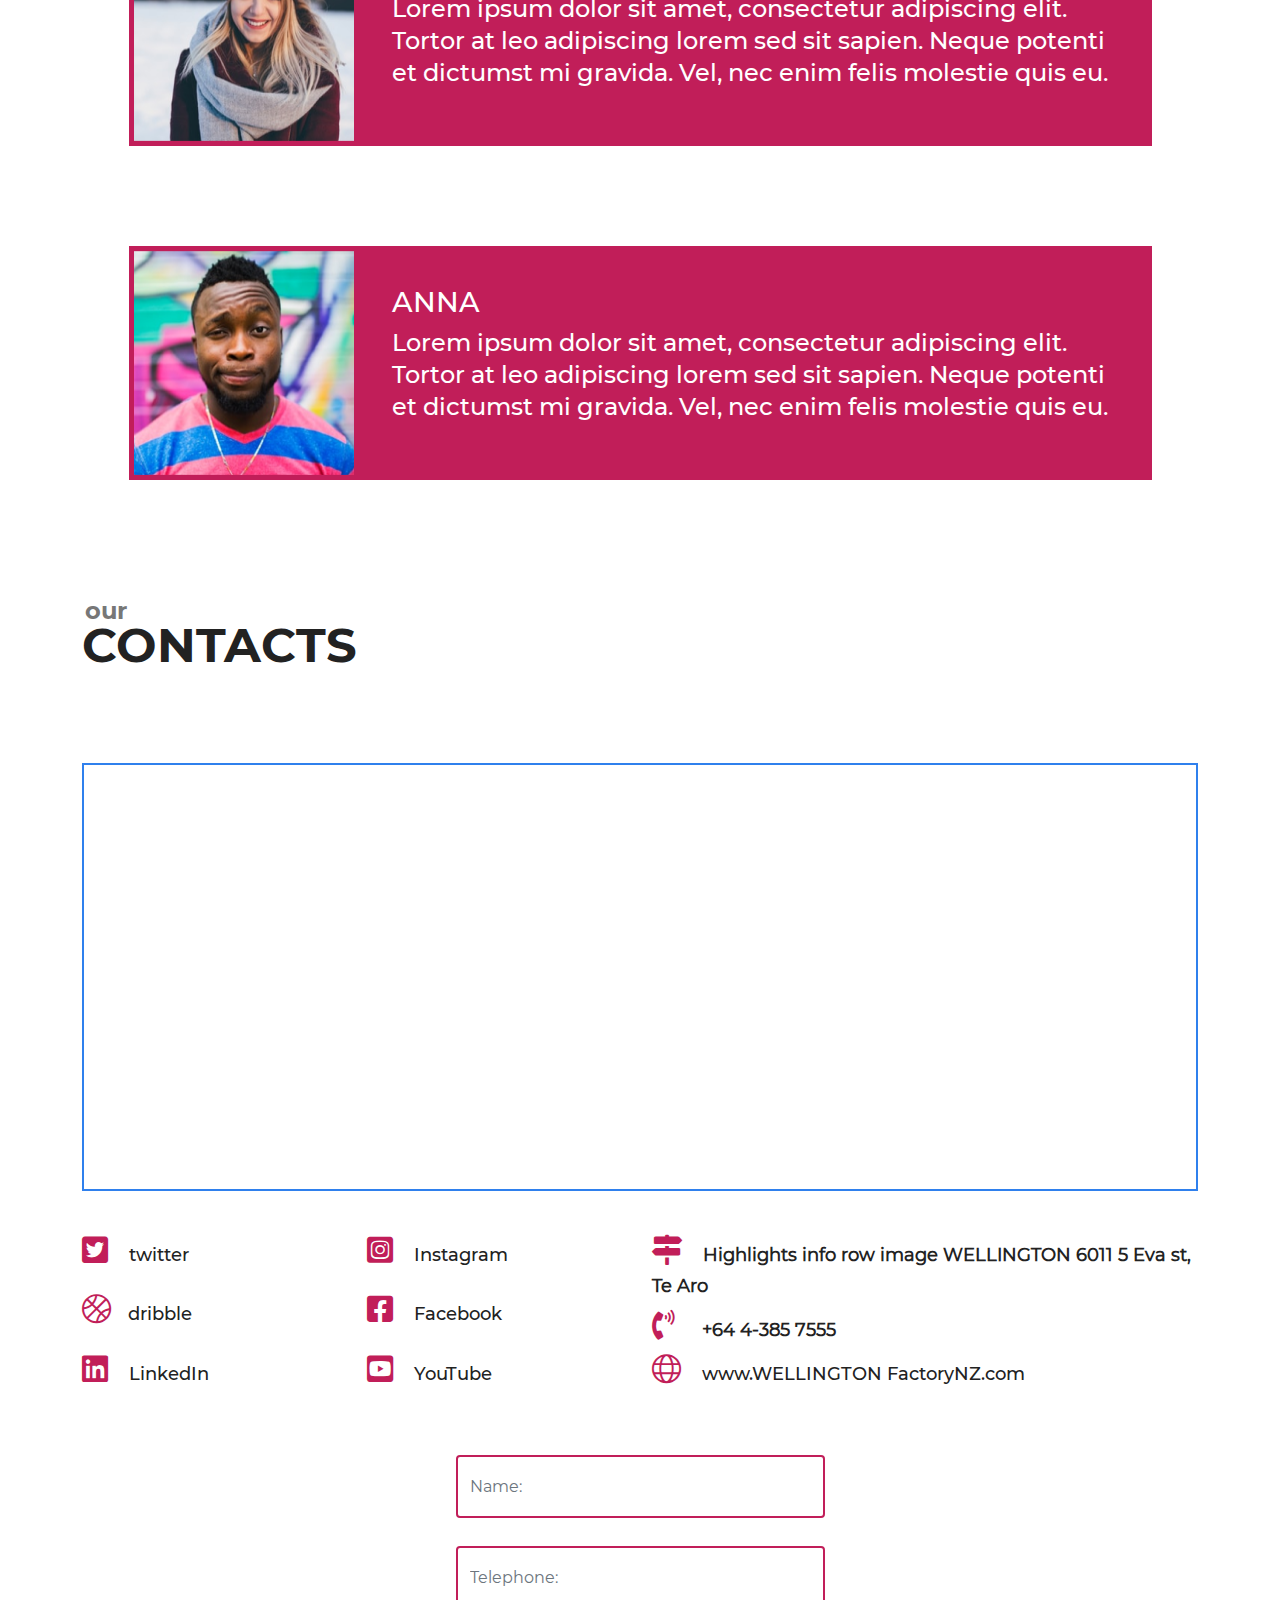
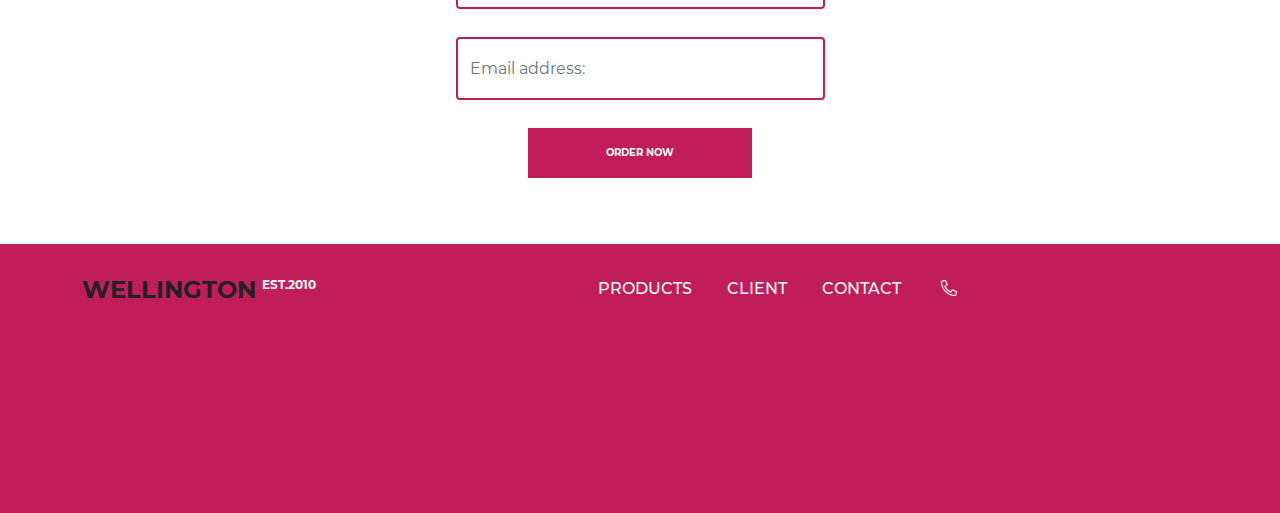
<file: index3.html>
<!DOCTYPE html>
<html lang="en">

<head>
    <meta charset="UTF-8">
    <meta http-equiv="X-UA-Compatible" content="IE=edge">
    <meta name="viewport" content="width=device-width, initial-scale=1.0">
    <link rel="stylesheet" href="./style/fonts.css">
    <link rel="stylesheet" href="./style/style3.css">
    <link rel="stylesheet" href="./fonts/all.min.css">
    <link rel="stylesheet" href="./style/media.css">
    <link rel="stylesheet" href="./lib/bootstrap.min.css">
    <title>milky</title>
</head>
<div class="navbar_main">
    <div class="container">
        <div class="collapse nav_collapse" id="navbarToggleExternalContent">
            <div class="p-3">
                <h5 class="text-white h4">WELLINGTON</h5>
                <ul class="milky_text">
                    <li><a class="milky_list" href="#!">products</a></li>
                    <li><a class="milky_list" href="#!">client</a></li>
                    <li><a class="milky_list" href="#!">contact</a></li>
                </ul>
            </div>
        </div>
        <nav class="navbar nav_toggle navbar-dark ">
            <div class="container-fluid">
                <button class="navbar-toggler navbar_btn" type="button" data-bs-toggle="collapse"
                    data-bs-target="#navbarToggleExternalContent" aria-controls="navbarToggleExternalContent"
                    aria-expanded="false" aria-label="Toggle navigation">
                    <i class="fal fa-bars bar"></i>
                </button>
            </div>
        </nav>
    </div>
</div>
<header class="header">    
    <div class="milky navbar-expand-lg">
        <div class="container d-flex justify-content-between h-100">
            <div class="d-flex align-items-center position-relative collapse navbar-collapse" id="navbarNav">
                <a href="#!" class="milky_title">WELLINGTON</a>
            </div>
            <div class="h-100 milky_texts d-flex">
                <ul class="milky_text d-flex align-items-center">
                    <li><a class="milky_list" href="#!">products</a></li>
                    <li><a class="milky_list" href="#!">client</a></li>
                    <li><a class="milky_list" href="#!">contact</a></li>
                    <a href="tel:+79887778877" class="phone_a"><i class="phone fal fa-phone-alt"></i></a>
                </ul>
            </div>
        </div>
    </div>
    <div class="intro">
        <div class="container intro_main">
            <h1 class="milky_main">MILKY & chocolate</h1>
            <img class="milky_img" src="./img/Choco3.png" alt="">
            <div class="title_box">
                <a class="title" href="#!">taste choco</a>
                <a class="title" href="#!">view product</a>
            </div>
            <div class="dots_box">
                <a class="dots" href="./index.html"></a>
                <a class="dots" href="./index2.html"></a>
                <a class="dots" href="./index3.html"></a>
                <a class="dots" href="./index4.html"></a>
            </div>
                <div class="blue"></div>            
        </div>
    </div>
</header>

<body>
    <section class="products">
        <div class="container">
            <h1 class="topic">Products</h1>
            <div class="row cakes">
                <div class="col-6 col-lg-3 box">
                    <img src="./img/1.png" alt="">
                    <div class="products_box_bottom">
                        <h3 class="products_title">Chocolate <br> with vanilla</h3>
                        <ul class="products_list">
                            <li class="products_list products_list1">Color </li>
                            <li class="products_list products_list2">Weigth</li>
                            <li class="products_list products_list3">Taste</li>
                        </ul>
                        <a class="box_title" href="#!">taste choco</a>
                    </div>
                </div>
                <div class="col-6 col-lg-3 box">
                    <img src="./img/2.png" alt="">
                    <div class="products_box_bottom">
                        <h3 class="products_title">Chocolate <br> with vanilla</h3>
                        <ul class="products_list">
                            <li class="products_list products_list1">Color </li>
                            <li class="products_list products_list2">Weigth</li>
                            <li class="products_list products_list3">Taste</li>
                        </ul>
                        <a class="box_title" href="#!">taste choco</a>
                    </div>
                </div>
                <div class="col-6 col-lg-3 box">
                    <img src="./img/3.png" alt="">
                    <div class="products_box_bottom">
                        <h3 class="products_title">Chocolate <br> with vanilla</h3>
                        <ul class="products_list">
                            <li class="products_list products_list1">Color </li>
                            <li class="products_list products_list2">Weigth</li>
                            <li class="products_list products_list3">Taste</li>
                        </ul>
                        <a class="box_title" href="#!">taste choco</a>
                    </div>
                </div>
                <div class="col-6 col-lg-3 box">
                    <img src="./img/4.png" alt="">
                    <div class="products_box_bottom">
                        <h3 class="products_title">Chocolate <br> with vanilla</h3>
                        <ul class="products_list">
                            <li class="products_list products_list1">Color </li>
                            <li class="products_list products_list2">Weigth</li>
                            <li class="products_list products_list3">Taste</li>
                        </ul>
                        <a class="box_title" href="#!">taste choco</a>
                    </div>
                </div>
            </div>
            <div class="row mt-4">
                <div class="col-6 col-lg-3 box">
                    <img src="./img/1.png" alt="">
                    <div class="products_box_bottom">
                        <h3 class="products_title">Chocolate <br> with vanilla</h3>
                        <ul class="products_list">
                            <li class="products_list products_list1">Color </li>
                            <li class="products_list products_list2">Weigth</li>
                            <li class="products_list products_list3">Taste</li>
                        </ul>
                        <a class="box_title" href="#!">taste choco</a>
                    </div>
                </div>
                <div class="col-6 col-lg-3 box">
                    <img src="./img/2.png" alt="">
                    <div class="products_box_bottom">
                        <h3 class="products_title">Chocolate <br> with vanilla</h3>
                        <ul class="products_list">
                            <li class="products_list products_list1">Color </li>
                            <li class="products_list products_list2">Weigth</li>
                            <li class="products_list products_list3">Taste</li>
                        </ul>
                        <a class="box_title" href="#!">taste choco</a>
                    </div>
                </div>
                <div class="col-6 col-lg-3 box">
                    <img src="./img/3.png" alt="">
                    <div class="products_box_bottom">
                        <h3 class="products_title">Chocolate <br> with vanilla</h3>
                        <ul class="products_list">
                            <li class="products_list products_list1">Color </li>
                            <li class="products_list products_list2">Weigth</li>
                            <li class="products_list products_list3">Taste</li>
                        </ul>
                        <a class="box_title" href="#!">taste choco</a>
                    </div>
                </div>
                <div class="col-6 col-lg-3 box">
                    <img src="./img/4.png" alt="">
                    <div class="products_box_bottom">
                        <h3 class="products_title">Chocolate <br> with vanilla</h3>
                        <ul class="products_list">
                            <li class="products_list products_list1">Color </li>
                            <li class="products_list products_list2">Weigth</li>
                            <li class="products_list products_list3">Taste</li>
                        </ul>
                        <a class="box_title" href="#!">taste choco</a>
                    </div>
                </div>
            </div>
        </div>
    </section>
    <section class="clients">
        <div class="container">
            <h1 class="topic topic_client">CLIENTS</h1>
            <div class="clients_main">
                <div class="col-11 boks d-flex">
                    <img src="./img/r1.png" alt="">
                    <div class="clients_boks">
                        <h2 class="clients_title">ANNA</h2>
                        <p class="clients_text">Lorem ipsum dolor sit amet, consectetur adipiscing elit. Tortor at leo
                            adipiscing lorem sed sit
                            sapien. Neque potenti et dictumst mi gravida. Vel, nec enim felis molestie quis eu.</p>
                    </div>
                </div>
                <div class="col-11 boks d-flex">
                    <img src="./img/r2.png" alt="">
                    <div class="clients_boks">
                        <h2 class="clients_title">ANNA</h2>
                        <p class="clients_text">Lorem ipsum dolor sit amet, consectetur adipiscing elit. Tortor at leo
                            adipiscing lorem sed sit
                            sapien. Neque potenti et dictumst mi gravida. Vel, nec enim felis molestie quis eu.</p>
                    </div>
                </div>
                <div class="col-11 boks d-flex">
                    <img src="./img/r3.png" alt="">
                    <div class="clients_boks">
                        <h2 class="clients_title">ANNA</h2>
                        <p class="clients_text">Lorem ipsum dolor sit amet, consectetur adipiscing elit. Tortor at leo
                            adipiscing lorem sed sit
                            sapien. Neque potenti et dictumst mi gravida. Vel, nec enim felis molestie quis eu.</p>
                    </div>
                </div>
                <div class="col-11 boks d-flex">
                    <img src="./img/r4.png" alt="">
                    <div class="clients_boks">
                        <h2 class="clients_title">ANNA</h2>
                        <p class="clients_text">Lorem ipsum dolor sit amet, consectetur adipiscing elit. Tortor at leo
                            adipiscing lorem sed sit
                            sapien. Neque potenti et dictumst mi gravida. Vel, nec enim felis molestie quis eu.</p>
                    </div>
                </div>
            </div>
        </div>
    </section>
    <section class="contacts">
        <div class="container">
            <h1 class="topic topic_contact">CONTACTS</h1>
            <div class="map">
                <iframe class="contacts_map" src="https://www.google.com/maps/d/embed?mid=1MOb-QXiDvDS5w8gWTJt6InfphNY"
                    width="640" height="480"></iframe>
            </div>

            <div class="companies row">
                <div class="icon_box1 col-6 col-lg-3 d-flex flex-md-column">
                    <i class="twitter fab fa-twitter-square icons"><a class="icon_text twitter_text"
                            href="#!">twitter</a></i>
                    <i class="dribble fal fa-basketball-ball icons"><a class="icon_text dribble_text"
                            href="#!">dribble</a></i>
                    <i class="LinkedIn fab fa-linkedin icons"> <a class="icon_text LinkedIn_text"
                            href="#!">LinkedIn</a></i>
                </div>
                <div class="icon_box2 col-6 col-lg-3 d-flex flex-md-column">
                    <i class="Instagram fab fa-instagram-square icons"><a class="icon_text" href="#!">Instagram</a></i>
                    <i class="Facebook fab fa-facebook-square icons"><a class="icon_text" href="#!">Facebook</a></i>
                    <i class="YouTube fab fa-youtube-square icons"><a class="icon_text" href="#!">YouTube</a></i>
                </div>
                <div class="icon_box3 col-12 col-lg-6 d-flex flex-md-column">
                    <i class="sign fas fa-map-signs icons"><a class="icon_text sign_text" href="#!">Highlights info row
                            image WELLINGTON 6011
                            5 Eva st, Te Aro</a></i>
                    <i class="volume fas fa-phone-volume icons"><a class="icon_text volume_text" href="#!">+64 4-385
                            7555
                        </a></i>
                    <i class="globe fal fa-globe icons"><a class="icon_text" href="#!">www.WELLINGTON
                            FactoryNZ.com</a></i>
                </div>
            </div>
        </div>
    </section>
    <section class="order">
        <div class="container order_form">
            <input class="form-control" type="text" placeholder="Name:" aria-label=".form-control-lg example">
            <input class="form-control form" type="text" placeholder="Telephone:" aria-label="default input example">
            <input class="form-control" type="text" placeholder="Email address:" aria-label=".form-control-sm example">
            <a class="box_title order_title" href="#!">Order now</a>
        </div>
    </section>
    <footer class="footer">
        <div class="container d-flex h-100">
            <div class="d-flex position-relative">
                <a href="#!" class="milky_title footer_title">WELLINGTON</a>
            </div>
            <div class="h-100 footer_milky_texts d-flex footer_text">
                <ul class="footer_milky_text d-flex">
                    <li><a class="footer_milky_list" href="#!">products</a></li>
                    <li><a class="footer_milky_list" href="#!">client</a></li>
                    <li><a class="footer_milky_list" href="#!">contact</a></li>
                    <a href="tel:+79887778877" class="phone_a"><i class="phone fal fa-phone-alt"></i></a>
                </ul>
            </div>
        </div>
    </footer>
</body>
<script src="./lib/bootstrap.min.js"></script>

</html>
</file>
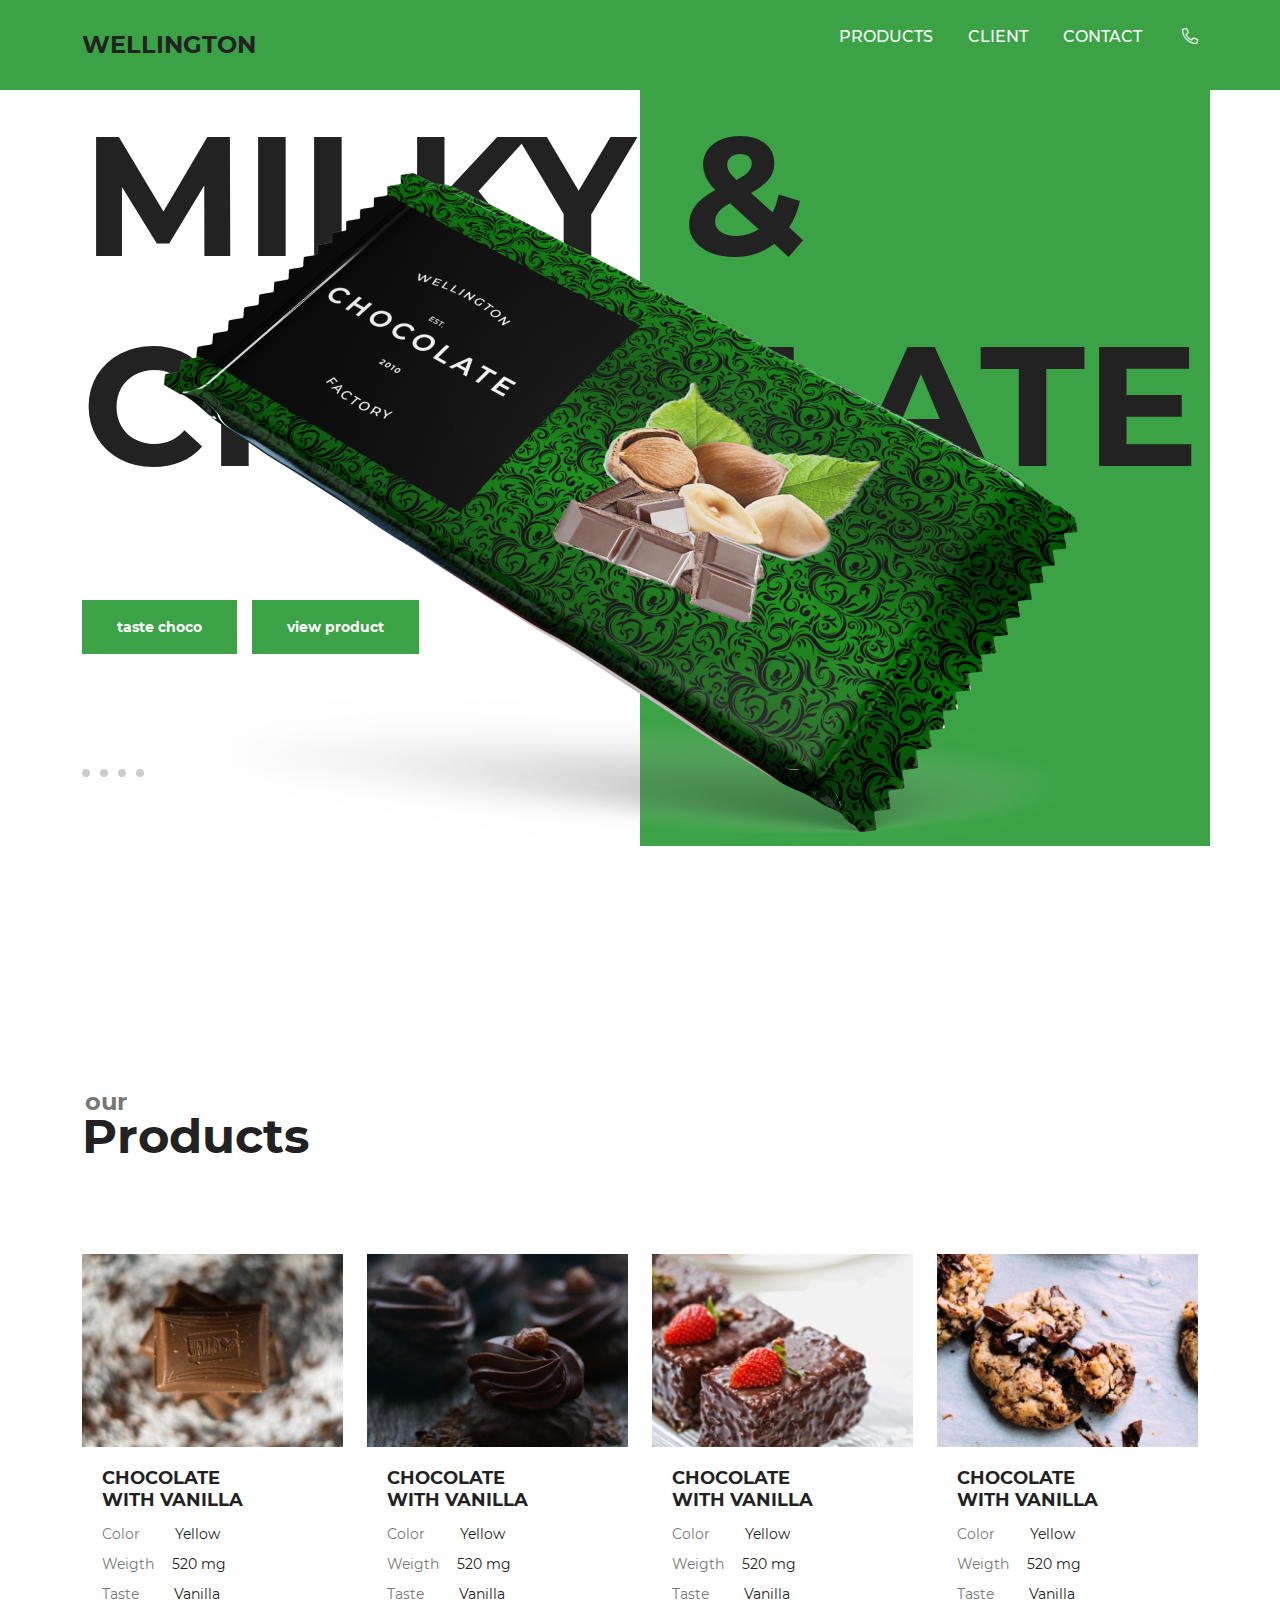
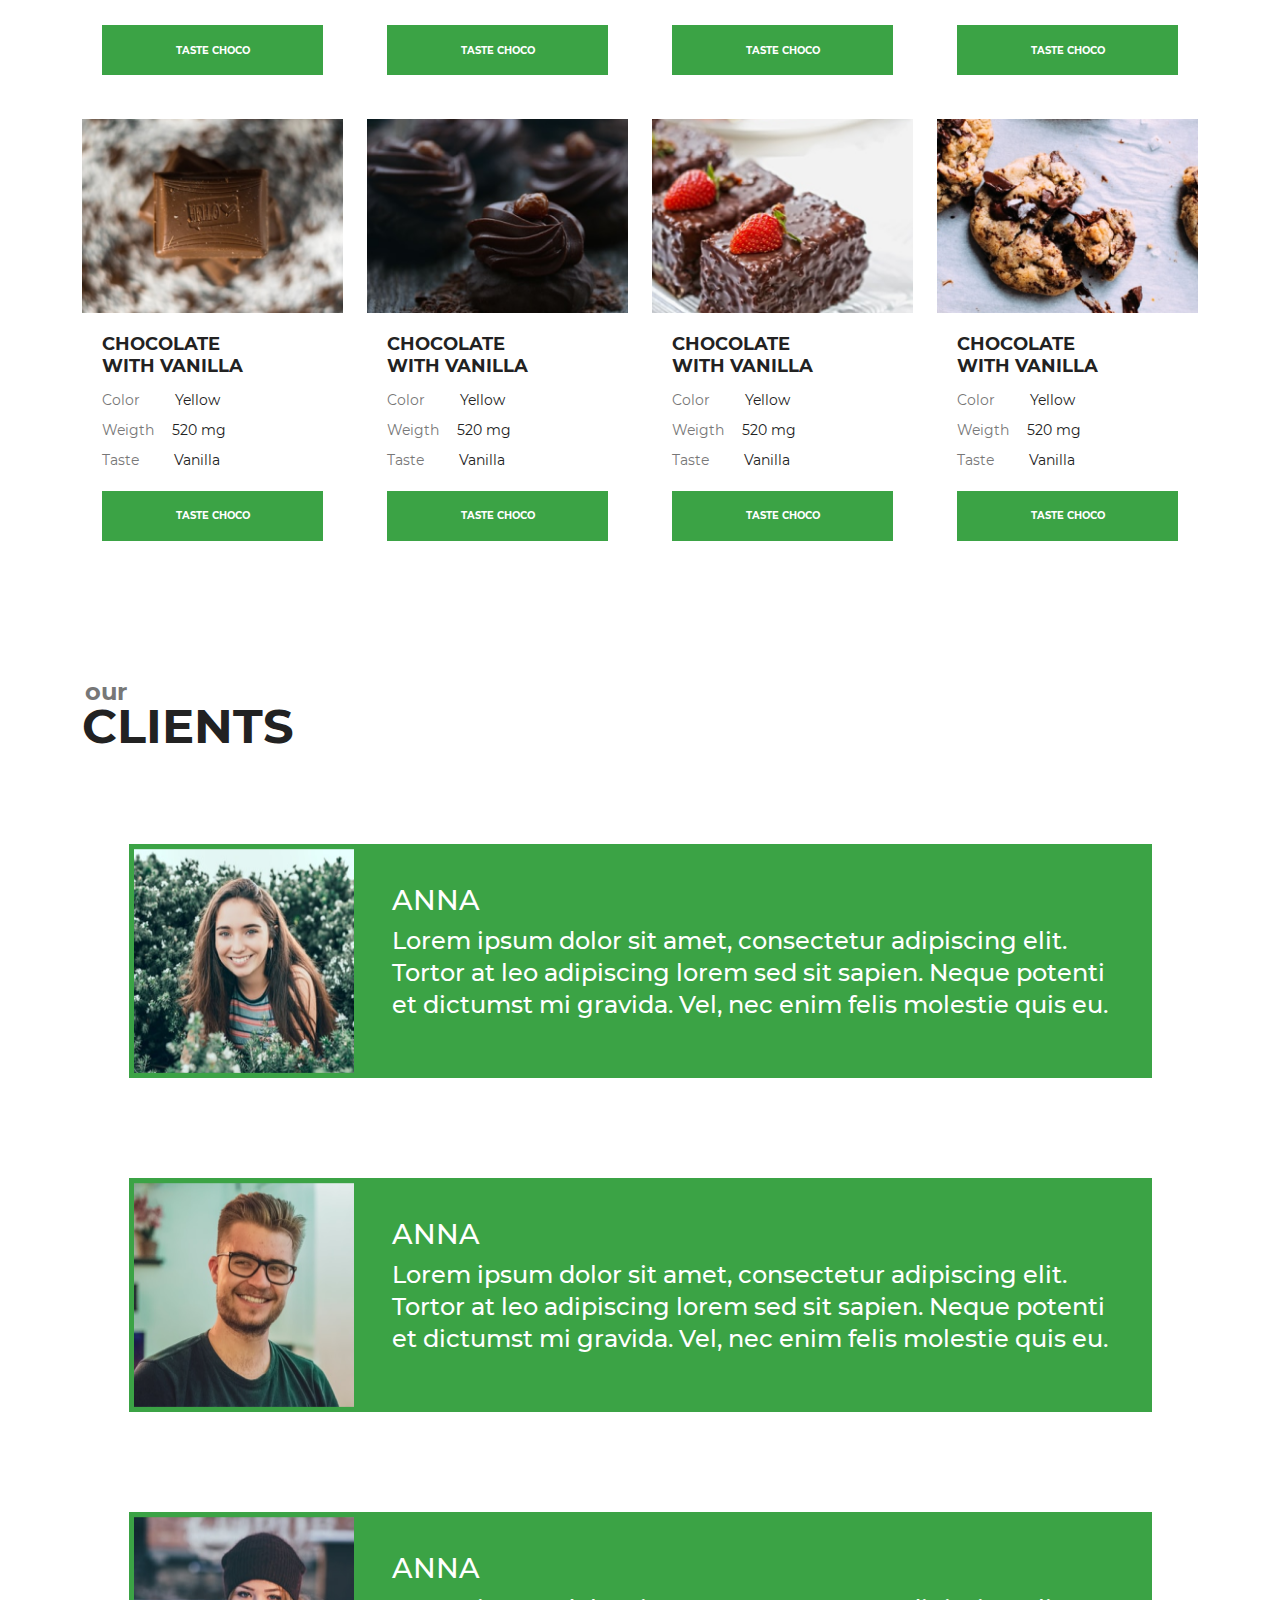
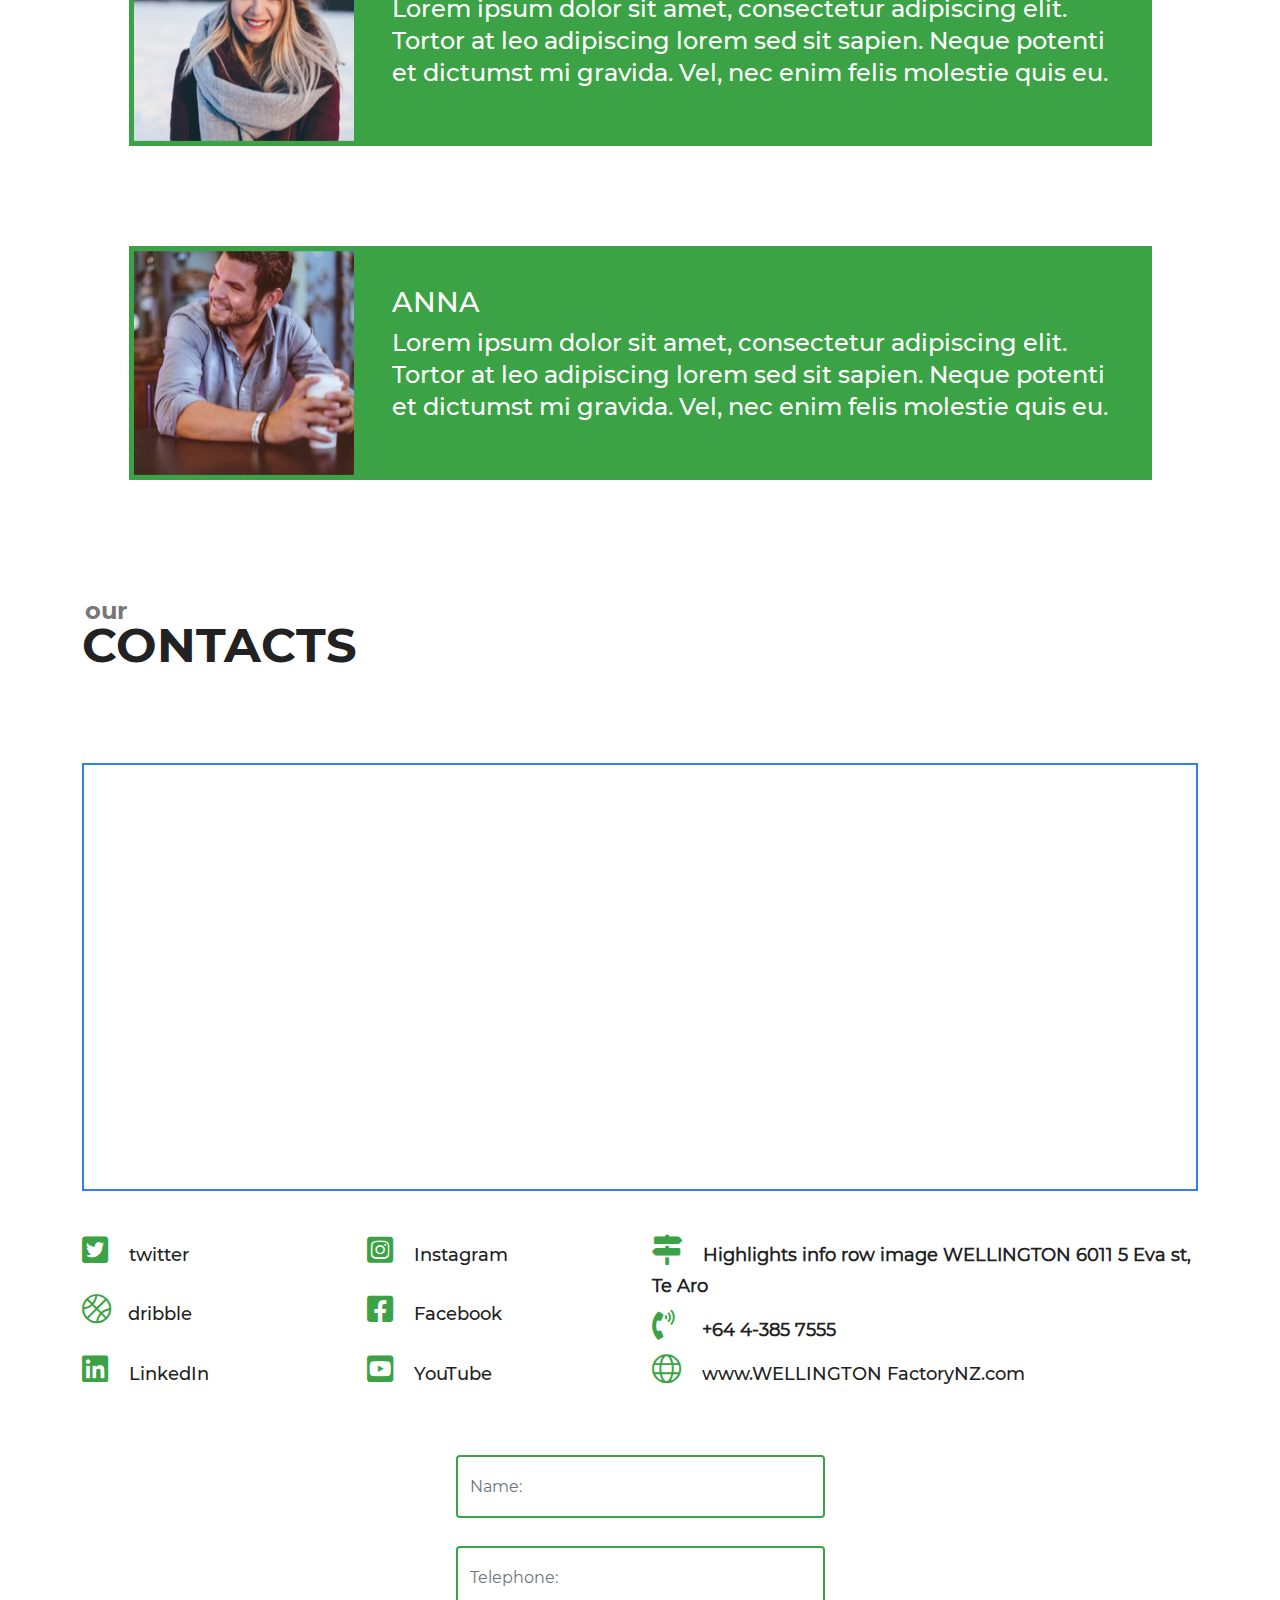
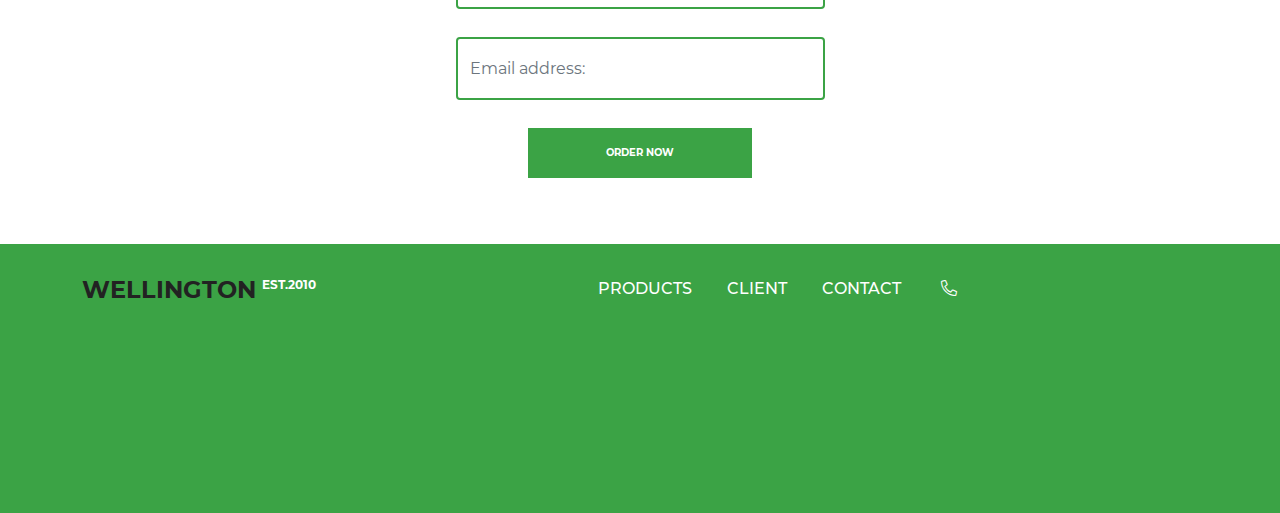
<file: index4.html>
<!DOCTYPE html>
<html lang="en">

<head>
    <meta charset="UTF-8">
    <meta http-equiv="X-UA-Compatible" content="IE=edge">
    <meta name="viewport" content="width=device-width, initial-scale=1.0">
    <link rel="stylesheet" href="./style/fonts.css">
    <link rel="stylesheet" href="./style/style4.css">
    <link rel="stylesheet" href="./fonts/all.min.css">
    <link rel="stylesheet" href="./style/media.css">
    <link rel="stylesheet" href="./lib/bootstrap.min.css">
    <title>milky</title>
</head>
<div class="navbar_main">
    <div class="container">
        <div class="collapse nav_collapse" id="navbarToggleExternalContent">
            <div class="p-3">
                <h5 class="text-white h4">WELLINGTON</h5>
                <ul class="milky_text">
                    <li><a class="milky_list" href="#!">products</a></li>
                    <li><a class="milky_list" href="#!">client</a></li>
                    <li><a class="milky_list" href="#!">contact</a></li>
                </ul>
            </div>
        </div>
        <nav class="navbar nav_toggle navbar-dark ">
            <div class="container-fluid">
                <button class="navbar-toggler navbar_btn" type="button" data-bs-toggle="collapse"
                    data-bs-target="#navbarToggleExternalContent" aria-controls="navbarToggleExternalContent"
                    aria-expanded="false" aria-label="Toggle navigation">
                    <i class="fal fa-bars bar"></i>
                </button>
            </div>
        </nav>
    </div>
</div>
<header class="header"> 
    <div class="milky navbar-expand-lg">        
        <div class="container d-flex justify-content-between h-100">
            <div class="d-flex align-items-center position-relative collapse navbar-collapse" id="navbarNav">
                <a href="#!" class="milky_title">WELLINGTON</a>
            </div>
            <div class="h-100 milky_texts d-flex">
                <ul class="milky_text d-flex align-items-center">
                    <li><a class="milky_list" href="#!">products</a></li>
                    <li><a class="milky_list" href="#!">client</a></li>
                    <li><a class="milky_list" href="#!">contact</a></li>
                    <a href="tel:+79887778877" class="phone_a"><i class="phone fal fa-phone-alt" ></i></a>
                </ul>
            </div>
        </div>
    </div>
    <div class="intro">
        <div class="container intro_main">
            <h1 class="milky_main">MILKY & chocolate</h1>
            <img class="milky_img" src="./img/Choco4.png" alt="">
            <div class="title_box">
                <a class="title" href="#!">taste choco</a>
                <a class="title" href="#!">view product</a>
            </div>
            <div class="dots_box">
                <a class="dots" href="./index.html"></a>
                <a class="dots" href="./index2.html"></a>
                <a class="dots" href="./index3.html"></a>
                <a class="dots" href="./index4.html"></a>
            </div>            
                <div class="blue"></div>            
        </div>
    </div>
</header>

<body>
    <section class="products">
        <div class="container">
            <h1 class="topic">Products</h1>
            <div class="row cakes">
                <div class="col-6 col-lg-3 box">
                    <img src="./img/1.png" alt="">
                    <div class="products_box_bottom">
                        <h3 class="products_title">Chocolate <br> with vanilla</h3>
                        <ul class="products_list">
                            <li class="products_list products_list1">Color </li>
                            <li class="products_list products_list2">Weigth</li>
                            <li class="products_list products_list3">Taste</li>
                        </ul>
                        <a class="box_title" href="#!">taste choco</a>
                    </div>
                </div>
                <div class="col-6 col-lg-3 box">
                    <img src="./img/2.png" alt="">
                    <div class="products_box_bottom">
                        <h3 class="products_title">Chocolate <br> with vanilla</h3>
                        <ul class="products_list">
                            <li class="products_list products_list1">Color </li>
                            <li class="products_list products_list2">Weigth</li>
                            <li class="products_list products_list3">Taste</li>
                        </ul>
                        <a class="box_title" href="#!">taste choco</a>
                    </div>
                </div>
                <div class="col-6 col-lg-3 box">
                    <img src="./img/3.png" alt="">
                    <div class="products_box_bottom">
                        <h3 class="products_title">Chocolate <br> with vanilla</h3>
                        <ul class="products_list">
                            <li class="products_list products_list1">Color </li>
                            <li class="products_list products_list2">Weigth</li>
                            <li class="products_list products_list3">Taste</li>
                        </ul>
                        <a class="box_title" href="#!">taste choco</a>
                    </div>
                </div>
                <div class="col-6 col-lg-3 box">
                    <img src="./img/4.png" alt="">
                    <div class="products_box_bottom">
                        <h3 class="products_title">Chocolate <br> with vanilla</h3>
                        <ul class="products_list">
                            <li class="products_list products_list1">Color </li>
                            <li class="products_list products_list2">Weigth</li>
                            <li class="products_list products_list3">Taste</li>
                        </ul>
                        <a class="box_title" href="#!">taste choco</a>
                    </div>
                </div>
            </div>
            <div class="row mt-4">
                <div class="col-6 col-lg-3 box">
                    <img src="./img/1.png" alt="">
                    <div class="products_box_bottom">
                        <h3 class="products_title">Chocolate <br> with vanilla</h3>
                        <ul class="products_list">
                            <li class="products_list products_list1">Color </li>
                            <li class="products_list products_list2">Weigth</li>
                            <li class="products_list products_list3">Taste</li>
                        </ul>
                        <a class="box_title" href="#!">taste choco</a>
                    </div>
                </div>
                <div class="col-6 col-lg-3 box">
                    <img src="./img/2.png" alt="">
                    <div class="products_box_bottom">
                        <h3 class="products_title">Chocolate <br> with vanilla</h3>
                        <ul class="products_list">
                            <li class="products_list products_list1">Color </li>
                            <li class="products_list products_list2">Weigth</li>
                            <li class="products_list products_list3">Taste</li>
                        </ul>
                        <a class="box_title" href="#!">taste choco</a>
                    </div>
                </div>
                <div class="col-6 col-lg-3 box">
                    <img src="./img/3.png" alt="">
                    <div class="products_box_bottom">
                        <h3 class="products_title">Chocolate <br> with vanilla</h3>
                        <ul class="products_list">
                            <li class="products_list products_list1">Color </li>
                            <li class="products_list products_list2">Weigth</li>
                            <li class="products_list products_list3">Taste</li>
                        </ul>
                        <a class="box_title" href="#!">taste choco</a>
                    </div>
                </div>
                <div class="col-6 col-lg-3 box">
                    <img src="./img/4.png" alt="">
                    <div class="products_box_bottom">
                        <h3 class="products_title">Chocolate <br> with vanilla</h3>
                        <ul class="products_list">
                            <li class="products_list products_list1">Color </li>
                            <li class="products_list products_list2">Weigth</li>
                            <li class="products_list products_list3">Taste</li>
                        </ul>
                        <a class="box_title" href="#!">taste choco</a>
                    </div>
                </div>
            </div>
        </div>
    </section>
    <section class="clients">
        <div class="container">
            <h1 class="topic topic_client">CLIENTS</h1>
            <div class="clients_main">
                <div class="col-11 boks d-flex">
                    <img src="./img/g1.png" alt="">
                    <div class="clients_boks">
                        <h2 class="clients_title">ANNA</h2>
                        <p class="clients_text">Lorem ipsum dolor sit amet, consectetur adipiscing elit. Tortor at leo
                            adipiscing lorem sed sit
                            sapien. Neque potenti et dictumst mi gravida. Vel, nec enim felis molestie quis eu.</p>
                    </div>
                </div>
                <div class="col-11 boks d-flex">
                    <img src="./img/g2.png" alt="">
                    <div class="clients_boks">
                        <h2 class="clients_title">ANNA</h2>
                        <p class="clients_text">Lorem ipsum dolor sit amet, consectetur adipiscing elit. Tortor at leo
                            adipiscing lorem sed sit
                            sapien. Neque potenti et dictumst mi gravida. Vel, nec enim felis molestie quis eu.</p>
                    </div>
                </div>
                <div class="col-11 boks d-flex">
                    <img src="./img/g3.png" alt="">
                    <div class="clients_boks">
                        <h2 class="clients_title">ANNA</h2>
                        <p class="clients_text">Lorem ipsum dolor sit amet, consectetur adipiscing elit. Tortor at leo
                            adipiscing lorem sed sit
                            sapien. Neque potenti et dictumst mi gravida. Vel, nec enim felis molestie quis eu.</p>
                    </div>
                </div>
                <div class="col-11 boks d-flex">
                    <img src="./img/g4.png" alt="">
                    <div class="clients_boks">
                        <h2 class="clients_title">ANNA</h2>
                        <p class="clients_text">Lorem ipsum dolor sit amet, consectetur adipiscing elit. Tortor at leo
                            adipiscing lorem sed sit
                            sapien. Neque potenti et dictumst mi gravida. Vel, nec enim felis molestie quis eu.</p>
                    </div>
                </div>
            </div>
        </div>
    </section>
    <section class="contacts">
        <div class="container">
            <h1 class="topic topic_contact">CONTACTS</h1>
            <div class="map">
                <iframe class="contacts_map" src="https://www.google.com/maps/d/embed?mid=1MOb-QXiDvDS5w8gWTJt6InfphNY"
                    width="640" height="480"></iframe>
            </div>

            <div class="companies row">
                <div class="icon_box1 col-6 col-lg-3 d-flex flex-md-column">
                    <i class="twitter fab fa-twitter-square icons"><a class="icon_text twitter_text"
                            href="#!">twitter</a></i>
                    <i class="dribble fal fa-basketball-ball icons"><a class="icon_text dribble_text"
                            href="#!">dribble</a></i>
                    <i class="LinkedIn fab fa-linkedin icons"> <a class="icon_text LinkedIn_text"
                            href="#!">LinkedIn</a></i>
                </div>
                <div class="icon_box2 col-6 col-lg-3 d-flex flex-md-column">
                    <i class="Instagram fab fa-instagram-square icons"><a class="icon_text" href="#!">Instagram</a></i>
                    <i class="Facebook fab fa-facebook-square icons"><a class="icon_text" href="#!">Facebook</a></i>
                    <i class="YouTube fab fa-youtube-square icons"><a class="icon_text" href="#!">YouTube</a></i>
                </div>
                <div class="icon_box3 col-12 col-lg-6 d-flex flex-md-column">
                    <i class="sign fas fa-map-signs icons"><a class="icon_text sign_text" href="#!">Highlights info row
                            image WELLINGTON 6011
                            5 Eva st, Te Aro</a></i>
                    <i class="volume fas fa-phone-volume icons"><a class="icon_text volume_text" href="#!">+64 4-385
                            7555
                        </a></i>
                    <i class="globe fal fa-globe icons"><a class="icon_text" href="#!">www.WELLINGTON
                            FactoryNZ.com</a></i>
                </div>
            </div>
        </div>
    </section>
    <section class="order">
        <div class="container order_form">
            <input class="form-control" type="text" placeholder="Name:" aria-label=".form-control-lg example">
            <input class="form-control form" type="text" placeholder="Telephone:" aria-label="default input example">
            <input class="form-control" type="text" placeholder="Email address:" aria-label=".form-control-sm example">
            <a class="box_title order_title" href="#!">Order now</a>
        </div>
    </section>
    <footer class="footer">
        <div class="container d-flex h-100">
            <div class="d-flex position-relative">
                <a href="#!" class="milky_title footer_title">WELLINGTON</a>
            </div>
            <div class="h-100 footer_milky_texts d-flex footer_text">
                <ul class="footer_milky_text d-flex">
                    <li><a class="footer_milky_list" href="#!">products</a></li>
                    <li><a class="footer_milky_list" href="#!">client</a></li>
                    <li><a class="footer_milky_list" href="#!">contact</a></li>
                    <a href="tel:+79887778877" class="phone_a"><i class="phone fal fa-phone-alt"></i></a>
                </ul>
            </div>
        </div>
    </footer>
</body>
<script src="./lib/bootstrap.min.js"></script>

</html>
</file>
<file: style/fonts.css>
@font-face {
    font-family: 'Montserrat-Regular';
    src: url(../fonts/Montserrat-Regular.ttf);
}
@font-face {
    font-family: 'Montserrat-Medium';
    src: url(../fonts/Montserrat-Medium.ttf);
}
@font-face {
    font-family: 'Montserrat-Bold';
    src: url(../fonts/Montserrat-Bold.ttf);
}
@font-face {
    font-family: 'Roboto-Regular';
    src: url(../fonts/Roboto-Regular.ttf);
}
</file>
<file: style/style.css>
:root {
    --mon400: 'Montserrat-Regular';
    --mon500: 'Montserrat-Medium';
    --mon700: 'Montserrat-Bold';
    --rob400: 'Roboto-Regular';
    --text: #222222;
    --textgrey: #777777;
    --blue: #2F80ED;
    --darkblue: #2961AC;
}

body {
    background-color: white;
}

* {
    margin: 0;
    padding: 0;
    box-sizing: border-box;
}

h1,
h2,
h3,
h4,
h5,
h6,
p {
    margin: 0;
}

.navbar_main {
    overflow: hidden;
    background-color: var(--blue);
}

.nav_collapse {
    background-color: var(--blue);
}

.nav_toggle {
    background-color: var(--blue);
}

.navbar_main {
    display: none;
}

.header {
    height: 970px;
}

.milky {
    height: 90px;
    background-color: var(--blue);
}



.milky_text {
    list-style: none;
}

.milky_list {
    text-decoration: none;
    text-transform: uppercase;
    font-family: var(--mon500);
    color: white;
    font-size: 16px;
    line-height: 19.5px;
    margin-left: 35px;
}

.phone {
    font-size: 16px;
    color: white;
}

.phone_a {
    margin-left: 40px;
}

.milky_title {
    text-decoration: none;
    font-family: var(--mon700);
    font-size: 24px;
    line-height: 26.3px;
    color: var(--text);
    position: relative;
}

.milky_title:hover {
    color: var(--text);
}

.milky_title:after {
    content: 'est.2010';
    position: absolute;
    font-family: var(--mon700);
    line-height: 15px;
    font-size: 12px;
    color: var(--blue);
    text-transform: uppercase;
    top: 0px;
    right: -60px;

}

/* intro start */
.intro{
    position: relative;
}
.blue {
    background-color: var(--blue);
    height: 110%;
    width: 50%;
    top: 0;
    right: 0;
    position: absolute;
    z-index: -1;
    padding-right: 15px;
}
.intro_main {
    position: relative;
}

.milky_main {
    font-family: var(--mon700);
    font-size: 180px;
    line-height: 220px;
    color: var(--text);
    text-transform: uppercase;
}

.milky_img {
    position: absolute;
    top: 83px;
    right: 10%;
}

.title_box {
    margin-top: 105px;
}

.title {
    text-decoration: none;
    font-family: var(--mon700);
    font-size: 14px;
    line-height: 17px;
    color: white;
    padding: 16px 33px;
    border: 2px solid var(--blue);
    background-color: var(--blue);
    margin-right: 10px;
}

.title:hover {
    border: 2px solid var(--blue);
    background-color: white;
    color: #B0B0B0;
}

.dots_box {
    display: flex;
    margin-top: 130px;
}

.dots {
    height: 8px;
    width: 8px;
    border-radius: 50%;
    margin-right: 10px;
    background: #CCCCCC;
}

.dots:active {
    transform: scale(1.2);
    border: 3px solid #2F80ED;
    background-color: white;
}

/* products start */
.products {
    margin-top: 137px;
}

.topic {
    font-family: var(--mon700);
    font-size: 48px;
    line-height: 58px;
    color: var(--text);
    position: relative;
    margin-bottom: 89px;
}

.topic::before {
    content: 'our';
    font-family: var(--mon700);
    font-size: 24px;
    line-height: 29px;
    color: var(--textgrey);
    position: absolute;
    top: -20px;
    left: 3px;
}

.box {
    width: 270px;
    height: 480px;
    position: relative;
}

.box:hover {
    box-shadow: 0px 5px 20px rgba(153, 183, 224, 0.2);
}

.box img {
    width: 100%;
}

.products_box_bottom {
    padding: 30px;
}

.products_title {
    font-family: var(--mon700);
    font-size: 18px;
    line-height: 22px;
    color: var(--text);
    text-transform: uppercase;
}

.products_list {
    text-decoration: none;
    list-style: none;
    padding: 0;
    font-family: var(--mon400);
    font-size: 14px;
    line-height: 30px;
    color: var(--textgrey);
}

.products_list1::after {
    content: 'Yellow';
    font-family: var(--mon400);
    font-size: 14px;
    line-height: 30px;
    color: var(--text);
    position: absolute;
    margin-left: 35px;
}

.products_list2::after {
    content: '520 mg';
    font-family: var(--mon400);
    font-size: 14px;
    line-height: 30px;
    color: var(--text);
    position: absolute;
    margin-left: 18px;
}

.products_list3::after {
    content: 'Vanilla';
    font-family: var(--mon400);
    font-size: 14px;
    line-height: 30px;
    color: var(--text);
    position: absolute;
    margin-left: 35px;
}

.box_title {
    text-decoration: none;
    text-transform: uppercase;
    font-family: var(--mon700);
    font-size: 14px;
    line-height: 17px;
    color: white;
    padding: 16px 69px;
    background-color: var(--blue);
    transition: .3s;
    text-align: center;
}

.box_title li {
    width: 100%;
}

.box_title:hover {
    background-color: var(--darkblue);
    color: white;
}

/* clients START */
.clients {
    margin-top: 136px;
}

.clients_main {
    display: flex;
    flex-direction: column;
    align-items: center;
    gap: 100px;
}

.boks {
    background-color: var(--blue);
}


.clients_boks {
    padding: 39px 27px 41px 33px;
}

.clients_title {
    font-family: var(--mon500);
    font-size: 28px;
    line-height: 34px;
    color: white;
}

.clients_text {
    font-family: var(--mon500);
    font-size: 24px;
    line-height: 32px;
    color: white;
}

/* contacts start */
.contacts {
    margin-top: 136px;
}

.map {
    width: 100%;
    height: 428px;
    border: 2px solid #2F80ED;
    box-sizing: border-box;
    margin-bottom: 44px;
}

.contacts_map {
    width: 100%;
    height: 100%;
}

.icon_box1 {


    height: 150px;
    justify-content: space-between;
}

.icon_box2 {

    height: 150px;
    justify-content: space-between;
}

.icon_box3 {

    display: flex;
    flex-direction: column;
    height: 150px;
    justify-content: space-between;
}

.icon_text {
    text-decoration: none;
    font-family: var(--mon500);
    font-size: 18px;
    line-height: 22px;
    color: var(--text);
    margin-left: 21px;
}

.dribble_text {
    margin-left: 17px;
}

.LinkedIn_text {
    margin-left: 13px;
}

.sign_text {
    color: var(--text);
    font-family: var(--mon400);
    font-size: 18px;
    line-height: 22px;
    margin-top: 25px;
}

.volume_text {
    font-family: var(--mon400);
    font-size: 18px;
    line-height: 22px;
    margin-left: 27px;
}

.icons {
    color: var(--blue);
    font-size: 30px;
}

/* order start */
.order {
    margin-top: 70px;
}

.form-control {
    max-width: 369px;
    height: 63px;
    border: 2px solid #2F80ED !important;
    color: var(--blue) !important;
    font-family: var(--mon400);
    font-size: 20px;

}

.order_form {
    display: flex;
    flex-direction: column;
    align-items: center;
    gap: 28px;
}

/* footer start */
.footer {
    margin-top: 66px;
    height: 269px;
    background-color: var(--blue);
    padding-top: 33px;
}

.footer_text {
    margin-left: 275px;
}

.footer_title::after {
    color: white;
}
.footer_milky_text{
    list-style: none;
}
.footer_milky_list{
    text-decoration: none;
    text-transform: uppercase;
    font-family: var(--mon500);
    color: white;
    font-size: 16px;
    line-height: 19.5px;
    margin-left: 35px;
}
</file>
<file: style/media.css>
@media(max-width:1400px) {
    .milky_main {
        font-size: 170px;
        line-height: 210px;
    }

    .products_box_bottom {
        padding: 20px;
    }

    .box {
        height: 100%;
    }

    .box_title {
        text-decoration: none;
        text-transform: uppercase;
        font-family: var(--mon700);
        font-size: 10px;
        line-height: 17px;
        color: white;
        width: 100%;
        height: 50px;
        padding: 0;
        background-color: var(--blue);
        transition: .3s;
        text-align: center;
        display: flex;
        justify-content: center;
        align-items: center;
    }

    .order_title {
        width: 20%;
    }
}

@media(max-width:1200px) {
    .milky_main {
        font-size: 140px;
        line-height: 200px;
    }

    .milky_img {
        width: 100%;
    }

    .blue {
        /* height: 900px; */
    }

    .title_box {
        margin-top: 145px;
    }

    .milky_img {
        top: 83px;
        left: 0;
    }

    .products {
        margin-top: 50px;
    }

    .topic {
        margin-bottom: 50px;
    }

    .products_box_bottom {
        padding: 10px;
    }

    .clients_main {
        gap: 80px;
    }
}

@media(max-width:991px) {
    .milky_main {
        font-size: 100px;
        line-height: 180px;
    }

    .blue {
        /* height: 750px; */
        /* left: 50%; */
    }

    .title_box {
        margin-top: 125px;
    }

    .dots_box {
        margin-top: 100px;
    }

    .milky {
        display: none;
    }

    .navbar_main {
        display: inline;
    }

    .milky_text {
        padding: 0;
    }

    .milky_list {
        margin: 0;
    }

    .milky_text li {
        margin-top: 15px;
    }

    .milky_img {
        top: 83px;
        left: 0;
    }

    .blue {
        top: 0;
    }

    .products {
        margin-top: 50px;
    }

    .header {
        height: 750px;
    }

    .topic {
        margin-bottom: 50px;
    }

    .products_box_bottom {
        padding: 30px;
    }

    .cakes {
        row-gap: 40px;
    }

    .clients_boks {
        padding: 10px;
        overflow-y: auto;
    }

    ::-webkit-scrollbar-thumb {
        background-color: orange;
    }

    ::-webkit-scrollbar {
        width: 3px;
    }

    .clients_main {
        gap: 60px;
    }

    .clients {
        margin-top: 100px;
    }

    .topic_client {
        margin-bottom: 30px;
    }

    .clients_main {
        gap: 50px;
    }

    .topic_contact {
        margin-bottom: 40px;
        margin-top: 90px;
    }

    .contacts {
        margin-top: 0;
    }

    .icon_box1 {
        margin: 0;
    }

    .sign_text {
        margin: 0;
    }

    .companies {
        row-gap: 25px;
    }

    .sign_text {
        margin-left: 15px;
    }

    .volume {
        margin-left: 5px;
    }

    .volume_text {
        margin-left: 20px;
    }

    .order_title {
        width: 35%;
    }

    .footer {
        margin-top: 50px;
        height: 200px;
    }
    .phone{
        display: none;
    }
    .footer_milky_list{
        display: none;
    }
}

@media(max-width:767px) {
    .milky_main {
        font-size: 75px;
        line-height: 100px;
    }

    .milky_list {
        font-size: 13px;
        line-height: 19.5px;
    }

    .milky_text li {
        margin-top: 10px;
    }

    .blue {
        height: 700px;
    }

    .title_box {
        margin-top: 100px;
    }

    .dots_box {
        margin-top: 80px;
    }

    .milky_img {
        top: 43px;
        width: 70%;
        left: 20%;
    }

    .blue {
        height: 110%;
    }

    .products {
        margin-top: 0px;
    }

    .header {
        height: 100%;
    }

    .topic {
        margin-bottom: 30px;
        margin-top: 100px;
        font-size: 40px;
        line-height: 48px;
    }

    .products_box_bottom {
        padding: 20px;
    }

    .cakes {
        row-gap: 10px;
    }

    .box {
        width: 270px;
        height: 440px;
    }

    .clients_main {
        gap: 50px;
    }

    .boks {
        flex-direction: column;
    }

    .clients {
        margin-top: 0px;
    }

    .topic_client {
        margin-bottom: 20px;
        margin-top: 80px;
    }

    .clients_main {
        gap: 40px;
    }

    .map {
        height: 300px;
    }

    .icon_box1 {
        display: flex;
        flex-direction: column;
    }

    .icon_box2 {
        display: flex;
        flex-direction: column;
    }

    .order_title {
        width: 50%;
    }

    .order {
        margin-top: 50px;
    }
}

@media(max-width:534px) {
    .milky_list {
        font-size: 11px;
        line-height: 15px;
    }

    .milky_text li {
        margin-top: 5px;
    }

    .milky_main {
        text-align: center;
        font-size: 50px;
        line-height: 80px;
    }

    .title_box {
        margin-top: 100px;
    }

    .dots_box {
        margin-top: 80px;
    }

    .title_box {
        display: flex;
        flex-direction: column;
        margin-top: 50px;
    }

    .title {
        display: flex;
        justify-content: center;
        align-items: center;
        font-size: 12px;
        line-height: 17px;
        color: white;
        width: 120px;
        height: 40px;
        padding: 0;
        margin-right: 0px;
        margin-top: 10px;
    }

    .dots_box {
        margin-top: 50px;
    }

    .dots {
        height: 6px;
        width: 6px;
        border-radius: 50%;
        margin-right: 8px;
        background: #CCCCCC;
    }

    .products_box_bottom {
        padding: 10px;
    }

    .cakes {
        row-gap: 10px;
    }

    .box {
        width: 100%;
        height: 100%;
    }

    .topic {
        margin-bottom: 20px;
        margin-top: 90px;
        font-size: 37px;
        line-height: 45px;
    }

    .topic::before {
        font-size: 20px;
        line-height: 23px;
    }

    .products_title {
        font-size: 15px;
        line-height: 20px;
    }

    .products_list {
        font-size: 10px;
        line-height: 20px;
    }

    .products_list::after {
        font-size: 10px;
        line-height: 20px;
    }

    .box_title {
        font-size: 7px;
        line-height: 10px;
        height: 30px;
        width: 100%;
    }

    .boks {
        height: 600px;
        padding-top: 7px;
    }

    .boks img {
        object-fit: cover;
    }

    .clients_title {
        font-size: 25px;
        line-height: 30px;
    }

    .clients_text {
        font-size: 21px;
        line-height: 28px;
    }

    .icon_text {
        font-size: 16px;
        line-height: 20px;
        margin-left: 15px;
    }

    .icons {
        font-size: 28px;
    }

    .order_title {
        width: 50%;
        height: 50px;
        font-size: 12px;
    }

    .order {
        margin-top: 40px;
    }

    .footer_title {
        font-size: 21px;

    }

    .footer {
        margin-top: 40px;
        padding-top: 23px;
        height: 150px;
    }
}

@media(max-width:367px) {
    .milky_list {
        font-size: 9px;
        line-height: 12px;
    }

    .milky_text li {
        margin-top: 0px;
    }

    .milky_main {
        text-align: center;
        font-size: 40px;
        line-height: 60px;
    }

    .title_box {
        margin-top: 100px;
    }

    .dots_box {
        margin-top: 50px;
    }

    .title_box {
        display: flex;
        flex-direction: column;
        margin-top: 30px;
    }

    .title {
        font-size: 9px;
        line-height: 17px;
        width: 100px;
        height: 30px;
        margin-top: 8px;
    }

    .dots_box {
        margin-top: 50px;
    }

    .dots {
        height: 6px;
        width: 6px;
        border-radius: 50%;
        margin-right: 8px;
        background: #CCCCCC;
    }

    .topic {
        margin-bottom: 10px;
        margin-top: 90px;
        font-size: 30px;
        line-height: 36px;
    }

    .topic::before {
        font-size: 15px;
        line-height: 23px;
    }

    .boks {
        height: 500px;
    }

    .clients_title {
        font-size: 23px;
        line-height: 30px;
    }

    .clients_text {
        font-size: 19px;
        line-height: 25px;
    }

    .topic_client {
        margin-bottom: 20px;
        margin-top: 50px;
    }

    .clients_main {
        gap: 30px;
    }

    .topic_contact {
        margin-bottom: 20px;
        margin-top: 70px;
    }

    .icon_text {
        font-size: 14px;
        line-height: 18px;
        margin-left: 10px;
    }

    .icons {
        font-size: 26px;
    }

    .order_title {
        width: 80%;
        height: 40px;
        font-size: 10px;
    }

    .order {
        margin-top: 30px;
    }

    .footer_title {
        font-size: 19px;

    }

    .footer {
        margin-top: 30px;
        padding-top: 15px;
        height: 100px;
    }
}

@media(max-width:320px) {
    .products_title {
        font-size: 11px;
        line-height: 16px;
    }

    .products_list {
        font-size: 8px;
        line-height: 15px;
    }

    .products_list::after {
        font-size: 8px;
        line-height: 15px;
    }

    .boks {
        height: 400px;
    }

    .clients_title {
        font-size: 21px;
        line-height: 28px;
    }

    .clients_text {
        font-size: 18px;
        line-height: 24px;
    }

    .topic_client {
        margin-bottom: 10px;
        margin-top: 50px;
    }

    .clients_main {
        gap: 15px;
    }

    .icon_text {
        font-size: 12px;
        line-height: 13px;
    }

    .icons {
        font-size: 24px;
    }

    .order {
        margin-top: 20px;
    }
}

@media(max-width:295px) {
    .milky_main {
        text-align: center;
        font-size: 30px;
        line-height: 60px;
    }

    .title_box {
        margin-top: 90px;
    }

    .dots_box {
        margin-top: 40px;
    }

    .title_box {
        margin-top: 30px;
    }

    .dots {
        margin-right: 4px;
    }

    .title {
        font-size: 7px;
        line-height: 17px;
        width: 80px;
        height: 25px;
        margin-top: 4px;
    }

    .dots {
        height: 6px;
        width: 6px;
        border-radius: 50%;
        margin-right: 8px;
        background: #CCCCCC;
    }

    .topic {
        margin-bottom: 3px;
        margin-top: 70px;
        font-size: 23px;
        line-height: 23px;
    }

    .topic::before {
        font-size: 13px;
        line-height: none;
    }

}
</file>
<file: style/style2.css>
:root {
    --mon400: 'Montserrat-Regular';
    --mon500: 'Montserrat-Medium';
    --mon700: 'Montserrat-Bold';
    --rob400: 'Roboto-Regular';
    --text: #222222;
    --textgrey: #777777;
    --blue: #F1C86E;
    --darkblue: #EBB132;
}

body {
    background-color: white;
}

* {
    margin: 0;
    padding: 0;
    box-sizing: border-box;
}

h1,
h2,
h3,
h4,
h5,
h6,
p {
    margin: 0;
}

.navbar_main {
    overflow: hidden;
    background-color: var(--blue);
}

.nav_collapse {
    background-color: var(--blue);
}

.nav_toggle {
    background-color: var(--blue);
}

.navbar_main {
    display: none;
}

.header {
    height: 970px;
}

.milky {
    height: 90px;
    background-color: var(--blue);
}

.blue {
    height: 970px;
    width: 50%;
    background-color: var(--blue);
    position: absolute;
    right: 0;
    z-index: -1;
}

.milky_text {
    list-style: none;
}

.milky_list {
    text-decoration: none;
    text-transform: uppercase;
    font-family: var(--mon500);
    color: white;
    font-size: 16px;
    line-height: 19.5px;
    margin-left: 35px;
}

.phone {
    font-size: 16px;
    color: white;
}

.phone_a {
    margin-left: 40px;
}

.milky_title {
    text-decoration: none;
    font-family: var(--mon700);
    font-size: 24px;
    line-height: 26.3px;
    color: var(--text);
    position: relative;
}

.milky_title:hover {
    color: var(--text);
}

.milky_title:after {
    content: 'est.2010';
    position: absolute;
    font-family: var(--mon700);
    line-height: 15px;
    font-size: 12px;
    color: var(--blue);
    text-transform: uppercase;
    top: 0px;
    right: -60px;

}

/* intro start */

.intro{
    position: relative;
}
.blue {
    background-color: var(--blue);
    height: 110%;
    width: 50%;
    top: 0;
    right: 0;
    position: absolute;
    z-index: -1;
    padding-right: 15px;
}
.intro_main {
    position: relative;
}

.milky_main {
    font-family: var(--mon700);
    font-size: 180px;
    line-height: 220px;
    color: var(--text);
    text-transform: uppercase;
}

.milky_img {
    position: absolute;
    top: 83px;
    right: 10%;
}

.title_box {
    margin-top: 105px;
}

.title {
    text-decoration: none;
    font-family: var(--mon700);
    font-size: 14px;
    line-height: 17px;
    color: white;
    padding: 16px 33px;
    border: 2px solid var(--blue);
    background-color: var(--blue);
    margin-right: 10px;
}

.title:hover {
    border: 2px solid var(--blue);
    background-color: white;
    color: #B0B0B0;
}

.dots_box {
    display: flex;
    margin-top: 130px;
}

.dots {
    height: 8px;
    width: 8px;
    border-radius: 50%;
    margin-right: 10px;
    background: #CCCCCC;
}

.dots:active {
    transform: scale(1.2);
    border: 3px solid #F1C86E;
    background-color: white;
}

/* products start */
.products {
    margin-top: 137px;
}

.topic {
    font-family: var(--mon700);
    font-size: 48px;
    line-height: 58px;
    color: var(--text);
    position: relative;
    margin-bottom: 89px;
}

.topic::before {
    content: 'our';
    font-family: var(--mon700);
    font-size: 24px;
    line-height: 29px;
    color: var(--textgrey);
    position: absolute;
    top: -20px;
    left: 3px;
}

.box {
    width: 270px;
    height: 480px;
    position: relative;
}

.box:hover {
    box-shadow: 0px 5px 20px rgba(153, 183, 224, 0.2);
}

.box img {
    width: 100%;
}

.products_box_bottom {
    padding: 30px;
}

.products_title {
    font-family: var(--mon700);
    font-size: 18px;
    line-height: 22px;
    color: var(--text);
    text-transform: uppercase;
}

.products_list {
    text-decoration: none;
    list-style: none;
    padding: 0;
    font-family: var(--mon400);
    font-size: 14px;
    line-height: 30px;
    color: var(--textgrey);
}

.products_list1::after {
    content: 'Yellow';
    font-family: var(--mon400);
    font-size: 14px;
    line-height: 30px;
    color: var(--text);
    position: absolute;
    margin-left: 35px;
}

.products_list2::after {
    content: '520 mg';
    font-family: var(--mon400);
    font-size: 14px;
    line-height: 30px;
    color: var(--text);
    position: absolute;
    margin-left: 18px;
}

.products_list3::after {
    content: 'Vanilla';
    font-family: var(--mon400);
    font-size: 14px;
    line-height: 30px;
    color: var(--text);
    position: absolute;
    margin-left: 35px;
}

.box_title {
    text-decoration: none;
    text-transform: uppercase;
    font-family: var(--mon700);
    font-size: 14px;
    line-height: 17px;
    color: white;
    padding: 16px 69px;
    background-color: var(--blue);
    transition: .3s;
    text-align: center;
}

.box_title li {
    width: 100%;
}

.box_title:hover {
    background-color: var(--darkblue);
    color: white;
}

/* clients START */
.clients {
    margin-top: 136px;
}

.clients_main {
    display: flex;
    flex-direction: column;
    align-items: center;
    gap: 100px;
}

.boks {
    background-color: var(--blue);
}


.clients_boks {
    padding: 39px 27px 41px 33px;
}

.clients_title {
    font-family: var(--mon500);
    font-size: 28px;
    line-height: 34px;
    color: white;
}

.clients_text {
    font-family: var(--mon500);
    font-size: 24px;
    line-height: 32px;
    color: white;
}

/* contacts start */
.contacts {
    margin-top: 136px;
}

.map {
    width: 100%;
    height: 428px;
    border: 2px solid #2F80ED;
    box-sizing: border-box;
    margin-bottom: 44px;
}

.contacts_map {
    width: 100%;
    height: 100%;
}

.icon_box1 {


    height: 150px;
    justify-content: space-between;
}

.icon_box2 {

    height: 150px;
    justify-content: space-between;
}

.icon_box3 {

    display: flex;
    flex-direction: column;
    height: 150px;
    justify-content: space-between;
}

.icon_text {
    text-decoration: none;
    font-family: var(--mon500);
    font-size: 18px;
    line-height: 22px;
    color: var(--text);
    margin-left: 21px;
}

.dribble_text {
    margin-left: 17px;
}

.LinkedIn_text {
    margin-left: 13px;
}

.sign_text {
    color: var(--text);
    font-family: var(--mon400);
    font-size: 18px;
    line-height: 22px;
    margin-top: 25px;
}

.volume_text {
    font-family: var(--mon400);
    font-size: 18px;
    line-height: 22px;
    margin-left: 27px;
}

.icons {
    color: var(--blue);
    font-size: 30px;
}

/* order start */
.order {
    margin-top: 70px;
}

.form-control {
    max-width: 369px;
    height: 63px;
    border: 2px solid var(--blue) !important;
    color: var(--blue) !important;
    font-family: var(--mon400);
    font-size: 20px;

}

.order_form {
    display: flex;
    flex-direction: column;
    align-items: center;
    gap: 28px;
}

/* footer start */
.footer {
    margin-top: 66px;
    height: 269px;
    background-color: var(--blue);
    padding-top: 33px;
}

.footer_text {
    margin-left: 275px;
}

.footer_title::after {
    color: white;
}
.footer_milky_text{
    list-style: none;
}
.footer_milky_list{
    text-decoration: none;
    text-transform: uppercase;
    font-family: var(--mon500);
    color: white;
    font-size: 16px;
    line-height: 19.5px;
    margin-left: 35px;
}
</file>
<file: style/style3.css>
:root {
    --mon400: 'Montserrat-Regular';
    --mon500: 'Montserrat-Medium';
    --mon700: 'Montserrat-Bold';
    --rob400: 'Roboto-Regular';
    --text: #222222;
    --textgrey: #777777;
    --blue: #C11E59;
    --darkblue: #C11E59;
}

body {
    background-color: white;
}

* {
    margin: 0;
    padding: 0;
    box-sizing: border-box;
}

h1,
h2,
h3,
h4,
h5,
h6,
p {
    margin: 0;
}

.navbar_main {
    overflow: hidden;
    background-color: var(--blue);
}

.nav_collapse {
    background-color: var(--blue);
}

.nav_toggle {
    background-color: var(--blue);
}

.navbar_main {
    display: none;
}

.header {
    height: 970px;
}

.milky {
    height: 90px;
    background-color: var(--blue);
}

.blue {
    height: 970px;
    width: 50%;
    background-color: var(--blue);
    position: absolute;
    right: 0;
    z-index: -1;
}

.milky_text {
    list-style: none;
}

.milky_list {
    text-decoration: none;
    text-transform: uppercase;
    font-family: var(--mon500);
    color: white;
    font-size: 16px;
    line-height: 19.5px;
    margin-left: 35px;
}

.phone {
    font-size: 16px;
    color: white;
}

.phone_a {
    margin-left: 40px;
}

.milky_title {
    text-decoration: none;
    font-family: var(--mon700);
    font-size: 24px;
    line-height: 26.3px;
    color: var(--text);
    position: relative;
}

.milky_title:hover {
    color: var(--text);
}

.milky_title:after {
    content: 'est.2010';
    position: absolute;
    font-family: var(--mon700);
    line-height: 15px;
    font-size: 12px;
    color: var(--blue);
    text-transform: uppercase;
    top: 0px;
    right: -60px;

}

/* intro start */

.intro{
    position: relative;
}
.blue {
    background-color: var(--blue);
    height: 110%;
    width: 50%;
    top: 0;
    right: 0;
    position: absolute;
    z-index: -1;
    padding-right: 15px;
}
.intro_main {
    position: relative;
}

.milky_main {
    font-family: var(--mon700);
    font-size: 180px;
    line-height: 220px;
    color: var(--text);
    text-transform: uppercase;
}

.milky_img {
    position: absolute;
    top: 83px;
    right: 10%;
}

.title_box {
    margin-top: 105px;
}

.title {
    text-decoration: none;
    font-family: var(--mon700);
    font-size: 14px;
    line-height: 17px;
    color: white;
    padding: 16px 33px;
    border: 2px solid var(--blue);
    background-color: var(--blue);
    margin-right: 10px;
}

.title:hover {
    border: 2px solid var(--blue);
    background-color: white;
    color: #B0B0B0;
}

.dots_box {
    display: flex;
    margin-top: 130px;
}

.dots {
    height: 8px;
    width: 8px;
    border-radius: 50%;
    margin-right: 10px;
    background: #CCCCCC;
}

.dots:active {
    transform: scale(1.2);
    border: 3px solid #C11E59;
    background-color: white;
}

/* products start */
.products {
    margin-top: 137px;
}

.topic {
    font-family: var(--mon700);
    font-size: 48px;
    line-height: 58px;
    color: var(--text);
    position: relative;
    margin-bottom: 89px;
}

.topic::before {
    content: 'our';
    font-family: var(--mon700);
    font-size: 24px;
    line-height: 29px;
    color: var(--textgrey);
    position: absolute;
    top: -20px;
    left: 3px;
}

.box {
    width: 270px;
    height: 480px;
    position: relative;
}

.box:hover {
    box-shadow: 0px 5px 20px rgba(153, 183, 224, 0.2);
}

.box img {
    width: 100%;
}

.products_box_bottom {
    padding: 30px;
}

.products_title {
    font-family: var(--mon700);
    font-size: 18px;
    line-height: 22px;
    color: var(--text);
    text-transform: uppercase;
}

.products_list {
    text-decoration: none;
    list-style: none;
    padding: 0;
    font-family: var(--mon400);
    font-size: 14px;
    line-height: 30px;
    color: var(--textgrey);
}

.products_list1::after {
    content: 'Yellow';
    font-family: var(--mon400);
    font-size: 14px;
    line-height: 30px;
    color: var(--text);
    position: absolute;
    margin-left: 35px;
}

.products_list2::after {
    content: '520 mg';
    font-family: var(--mon400);
    font-size: 14px;
    line-height: 30px;
    color: var(--text);
    position: absolute;
    margin-left: 18px;
}

.products_list3::after {
    content: 'Vanilla';
    font-family: var(--mon400);
    font-size: 14px;
    line-height: 30px;
    color: var(--text);
    position: absolute;
    margin-left: 35px;
}

.box_title {
    text-decoration: none;
    text-transform: uppercase;
    font-family: var(--mon700);
    font-size: 14px;
    line-height: 17px;
    color: white;
    padding: 16px 69px;
    background-color: var(--blue);
    transition: .3s;
    text-align: center;
}

.box_title li {
    width: 100%;
}

.box_title:hover {
    background-color: var(--darkblue);
    color: white;
}

/* clients START */
.clients {
    margin-top: 136px;
}

.clients_main {
    display: flex;
    flex-direction: column;
    align-items: center;
    gap: 100px;
}

.boks {
    background-color: var(--blue);
}


.clients_boks {
    padding: 39px 27px 41px 33px;
}

.clients_title {
    font-family: var(--mon500);
    font-size: 28px;
    line-height: 34px;
    color: white;
}

.clients_text {
    font-family: var(--mon500);
    font-size: 24px;
    line-height: 32px;
    color: white;
}

/* contacts start */
.contacts {
    margin-top: 136px;
}

.map {
    width: 100%;
    height: 428px;
    border: 2px solid #2F80ED;
    box-sizing: border-box;
    margin-bottom: 44px;
}

.contacts_map {
    width: 100%;
    height: 100%;
}

.icon_box1 {


    height: 150px;
    justify-content: space-between;
}

.icon_box2 {

    height: 150px;
    justify-content: space-between;
}

.icon_box3 {

    display: flex;
    flex-direction: column;
    height: 150px;
    justify-content: space-between;
}

.icon_text {
    text-decoration: none;
    font-family: var(--mon500);
    font-size: 18px;
    line-height: 22px;
    color: var(--text);
    margin-left: 21px;
}

.dribble_text {
    margin-left: 17px;
}

.LinkedIn_text {
    margin-left: 13px;
}

.sign_text {
    color: var(--text);
    font-family: var(--mon400);
    font-size: 18px;
    line-height: 22px;
    margin-top: 25px;
}

.volume_text {
    font-family: var(--mon400);
    font-size: 18px;
    line-height: 22px;
    margin-left: 27px;
}

.icons {
    color: var(--blue);
    font-size: 30px;
}

/* order start */
.order {
    margin-top: 70px;
}

.form-control {
    max-width: 369px;
    height: 63px;
    border: 2px solid var(--blue) !important;
    color: var(--blue) !important;
    font-family: var(--mon400);
    font-size: 20px;

}

.order_form {
    display: flex;
    flex-direction: column;
    align-items: center;
    gap: 28px;
}

/* footer start */
.footer {
    margin-top: 66px;
    height: 269px;
    background-color: var(--blue);
    padding-top: 33px;
}

.footer_text {
    margin-left: 275px;
}

.footer_title::after {
    color: white;
}
.footer_milky_text{
    list-style: none;
}
.footer_milky_list{
    text-decoration: none;
    text-transform: uppercase;
    font-family: var(--mon500);
    color: white;
    font-size: 16px;
    line-height: 19.5px;
    margin-left: 35px;
}
</file>
<file: style/style4.css>
:root {
    --mon400: 'Montserrat-Regular';
    --mon500: 'Montserrat-Medium';
    --mon700: 'Montserrat-Bold';
    --rob400: 'Roboto-Regular';
    --text: #222222;
    --textgrey: #777777;
    --blue: #3BA345;
    --darkblue: #3BA345;
}

body {
    background-color: white;
}

* {
    margin: 0;
    padding: 0;
    box-sizing: border-box;
}

h1,
h2,
h3,
h4,
h5,
h6,
p {
    margin: 0;
}

.navbar_main {
    overflow: hidden;
    background-color: var(--blue);
}

.nav_collapse {
    background-color: var(--blue);
}

.nav_toggle {
    background-color: var(--blue);
}

.navbar_main {
    display: none;
}

.header {
    height: 970px;
}

.milky {
    height: 90px;
    background-color: var(--blue);
}

.blue {
    height: 970px;
    width: 50%;
    background-color: var(--blue);
    position: absolute;
    right: 0;
    z-index: -1;
}

.milky_text {
    list-style: none;
}

.milky_list {
    text-decoration: none;
    text-transform: uppercase;
    font-family: var(--mon500);
    color: white;
    font-size: 16px;
    line-height: 19.5px;
    margin-left: 35px;
}

.phone {
    font-size: 16px;
    color: white;
}

.phone_a {
    margin-left: 40px;
}

.milky_title {
    text-decoration: none;
    font-family: var(--mon700);
    font-size: 24px;
    line-height: 26.3px;
    color: var(--text);
    position: relative;
}

.milky_title:hover {
    color: var(--text);
}

.milky_title:after {
    content: 'est.2010';
    position: absolute;
    font-family: var(--mon700);
    line-height: 15px;
    font-size: 12px;
    color: var(--blue);
    text-transform: uppercase;
    top: 0px;
    right: -60px;

}

/* intro start */

.intro{
    position: relative;
}
.blue {
    background-color: var(--blue);
    height: 110%;
    width: 50%;
    top: 0;
    right: 0;
    position: absolute;
    z-index: -1;
    padding-right: 15px;
}
.intro_main {
    position: relative;
}
.milky_main {
    font-family: var(--mon700);
    font-size: 180px;
    line-height: 220px;
    color: var(--text);
    text-transform: uppercase;
}

.milky_img {
    position: absolute;
    top: 83px;
    right: 10%;
}

.title_box {
    margin-top: 105px;
}

.title {
    text-decoration: none;
    font-family: var(--mon700);
    font-size: 14px;
    line-height: 17px;
    color: white;
    padding: 16px 33px;
    border: 2px solid var(--blue);
    background-color: var(--blue);
    margin-right: 10px;
}

.title:hover {
    border: 2px solid var(--blue);
    background-color: white;
    color: #B0B0B0;
}

.dots_box {
    display: flex;
    margin-top: 130px;
}

.dots {
    height: 8px;
    width: 8px;
    border-radius: 50%;
    margin-right: 10px;
    background: #CCCCCC;
}

.dots:active {
    transform: scale(1.2);
    border: 3px solid #3BA345;
    background-color: white;
}

/* products start */
.products {
    margin-top: 137px;
}

.topic {
    font-family: var(--mon700);
    font-size: 48px;
    line-height: 58px;
    color: var(--text);
    position: relative;
    margin-bottom: 89px;
}

.topic::before {
    content: 'our';
    font-family: var(--mon700);
    font-size: 24px;
    line-height: 29px;
    color: var(--textgrey);
    position: absolute;
    top: -20px;
    left: 3px;
}

.box {
    width: 270px;
    height: 480px;
    position: relative;
}

.box:hover {
    box-shadow: 0px 5px 20px rgba(153, 183, 224, 0.2);
}

.box img {
    width: 100%;
}

.products_box_bottom {
    padding: 30px;
}

.products_title {
    font-family: var(--mon700);
    font-size: 18px;
    line-height: 22px;
    color: var(--text);
    text-transform: uppercase;
}

.products_list {
    text-decoration: none;
    list-style: none;
    padding: 0;
    font-family: var(--mon400);
    font-size: 14px;
    line-height: 30px;
    color: var(--textgrey);
}

.products_list1::after {
    content: 'Yellow';
    font-family: var(--mon400);
    font-size: 14px;
    line-height: 30px;
    color: var(--text);
    position: absolute;
    margin-left: 35px;
}

.products_list2::after {
    content: '520 mg';
    font-family: var(--mon400);
    font-size: 14px;
    line-height: 30px;
    color: var(--text);
    position: absolute;
    margin-left: 18px;
}

.products_list3::after {
    content: 'Vanilla';
    font-family: var(--mon400);
    font-size: 14px;
    line-height: 30px;
    color: var(--text);
    position: absolute;
    margin-left: 35px;
}

.box_title {
    text-decoration: none;
    text-transform: uppercase;
    font-family: var(--mon700);
    font-size: 14px;
    line-height: 17px;
    color: white;
    padding: 16px 69px;
    background-color: var(--blue);
    transition: .3s;
    text-align: center;
}

.box_title li {
    width: 100%;
}

.box_title:hover {
    background-color: var(--darkblue);
    color: white;
}

/* clients START */
.clients {
    margin-top: 136px;
}

.clients_main {
    display: flex;
    flex-direction: column;
    align-items: center;
    gap: 100px;
}

.boks {
    background-color: var(--blue);
}


.clients_boks {
    padding: 39px 27px 41px 33px;
}

.clients_title {
    font-family: var(--mon500);
    font-size: 28px;
    line-height: 34px;
    color: white;
}

.clients_text {
    font-family: var(--mon500);
    font-size: 24px;
    line-height: 32px;
    color: white;
}

/* contacts start */
.contacts {
    margin-top: 136px;
}

.map {
    width: 100%;
    height: 428px;
    border: 2px solid #2F80ED;
    box-sizing: border-box;
    margin-bottom: 44px;
}

.contacts_map {
    width: 100%;
    height: 100%;
}

.icon_box1 {


    height: 150px;
    justify-content: space-between;
}

.icon_box2 {

    height: 150px;
    justify-content: space-between;
}

.icon_box3 {

    display: flex;
    flex-direction: column;
    height: 150px;
    justify-content: space-between;
}

.icon_text {
    text-decoration: none;
    font-family: var(--mon500);
    font-size: 18px;
    line-height: 22px;
    color: var(--text);
    margin-left: 21px;
}

.dribble_text {
    margin-left: 17px;
}

.LinkedIn_text {
    margin-left: 13px;
}

.sign_text {
    color: var(--text);
    font-family: var(--mon400);
    font-size: 18px;
    line-height: 22px;
    margin-top: 25px;
}

.volume_text {
    font-family: var(--mon400);
    font-size: 18px;
    line-height: 22px;
    margin-left: 27px;
}

.icons {
    color: var(--blue);
    font-size: 30px;
}

/* order start */
.order {
    margin-top: 70px;
}

.form-control {
    max-width: 369px;
    height: 63px;
    border: 2px solid var(--blue) !important;
    color: var(--blue) !important;
    font-family: var(--mon400);
    font-size: 20px;

}

.order_form {
    display: flex;
    flex-direction: column;
    align-items: center;
    gap: 28px;
}

/* footer start */
.footer {
    margin-top: 66px;
    height: 269px;
    background-color: var(--blue);
    padding-top: 33px;
}

.footer_text {
    margin-left: 275px;
}

.footer_title::after {
    color: white;
}
.footer_milky_text{
    list-style: none;
}
.footer_milky_list{
    text-decoration: none;
    text-transform: uppercase;
    font-family: var(--mon500);
    color: white;
    font-size: 16px;
    line-height: 19.5px;
    margin-left: 35px;
}
</file>
